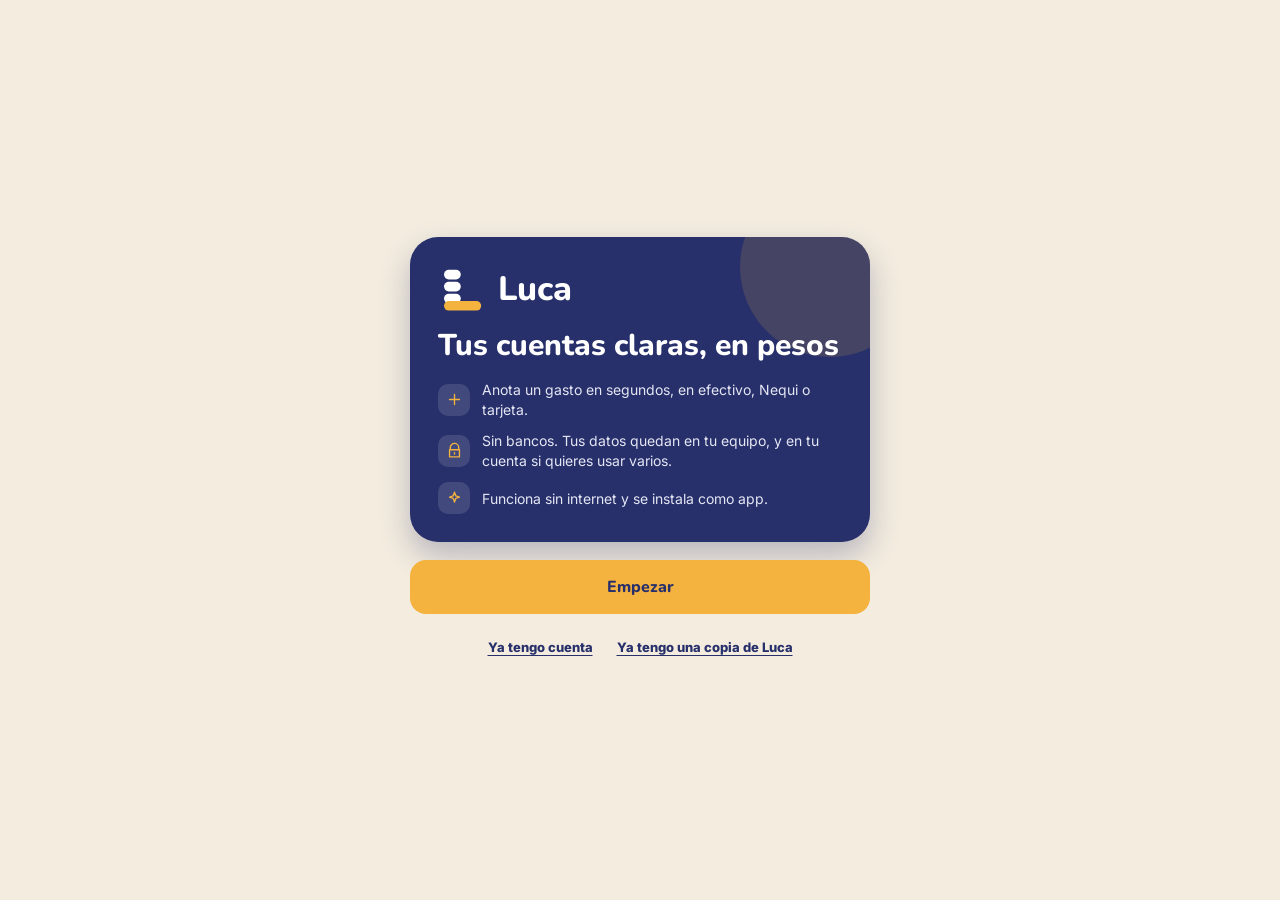
<file: index.html>
<!doctype html>
<html lang="es-CO">
<head>
<meta charset="utf-8">
<meta http-equiv="Content-Security-Policy" content="default-src 'self'; script-src 'self' 'unsafe-inline' https://*.mercadopago.com https://*.mercadolibre.com https://*.mlstatic.com; style-src 'self' 'unsafe-inline' https://*.mercadopago.com https://*.mercadolibre.com https://*.mlstatic.com; font-src 'self' https://*.mercadopago.com https://*.mercadolibre.com https://*.mlstatic.com; img-src 'self' data: blob: https://*.mercadopago.com https://*.mercadolibre.com https://*.mlstatic.com; frame-src https://*.mercadopago.com https://*.mercadolibre.com https://*.mlstatic.com; connect-src 'self' https://identitytoolkit.googleapis.com https://securetoken.googleapis.com https://firestore.googleapis.com https://luca-plus.luca-plus-servidor.workers.dev https://fcmregistrations.googleapis.com https://firebaseinstallations.googleapis.com https://*.mercadopago.com https://*.mercadolibre.com https://*.mlstatic.com; manifest-src 'self'; worker-src 'self'; object-src 'none'; base-uri 'self'; form-action 'none'">
<meta name="referrer" content="no-referrer">
<meta property="og:type" content="website">
<meta property="og:locale" content="es_CO">
<meta property="og:title" content="Luca · Tus cuentas claras">
<meta property="og:description" content="Gastos, presupuestos y metas en pesos colombianos. Gratis, sin registro y funciona sin internet.">
<meta property="og:url" content="https://richi-studio.github.io/luca/">
<meta property="og:image" content="https://richi-studio.github.io/luca/icons/icon-512.png">
<meta name="twitter:card" content="summary">
<meta name="viewport" content="width=device-width, initial-scale=1, viewport-fit=cover">
<title>Luca · Tus cuentas claras</title>
<meta name="description" content="Luca: lleva tus gastos, ingresos, presupuestos y metas en pesos colombianos. Funciona sin conexión y tus datos se quedan en tu equipo.">
<meta name="theme-color" content="#27306B">
<meta name="color-scheme" content="light dark">
<link rel="manifest" href="./manifest.webmanifest">
<link rel="icon" href="./icons/icon.svg" type="image/svg+xml">
<link rel="apple-touch-icon" href="./icons/apple-touch-icon.png">
<meta name="apple-mobile-web-app-capable" content="yes">
<meta name="mobile-web-app-capable" content="yes">
<meta name="apple-mobile-web-app-status-bar-style" content="black-translucent">
<meta name="apple-mobile-web-app-title" content="Luca">
<script>
  // Aplica el tema guardado antes de pintar, para que no parpadee.
  try {
    var t = localStorage.getItem('luca-theme') || 'sistema';
    var dark = t === 'oscuro' || (t === 'sistema' && window.matchMedia('(prefers-color-scheme: dark)').matches);
    document.documentElement.dataset.theme = dark ? 'dark' : 'light';
  } catch (e) { document.documentElement.dataset.theme = 'light'; }
</script>
  <script type="module" crossorigin src="./assets/index-Ceh5EbNT.js"></script>
  <link rel="stylesheet" crossorigin href="./assets/index-Bj4_DFSb.css">
</head>
<body>
<div id="app"></div>
<noscript>Luca necesita JavaScript activado para funcionar.</noscript>
</body>
</html>
</file>
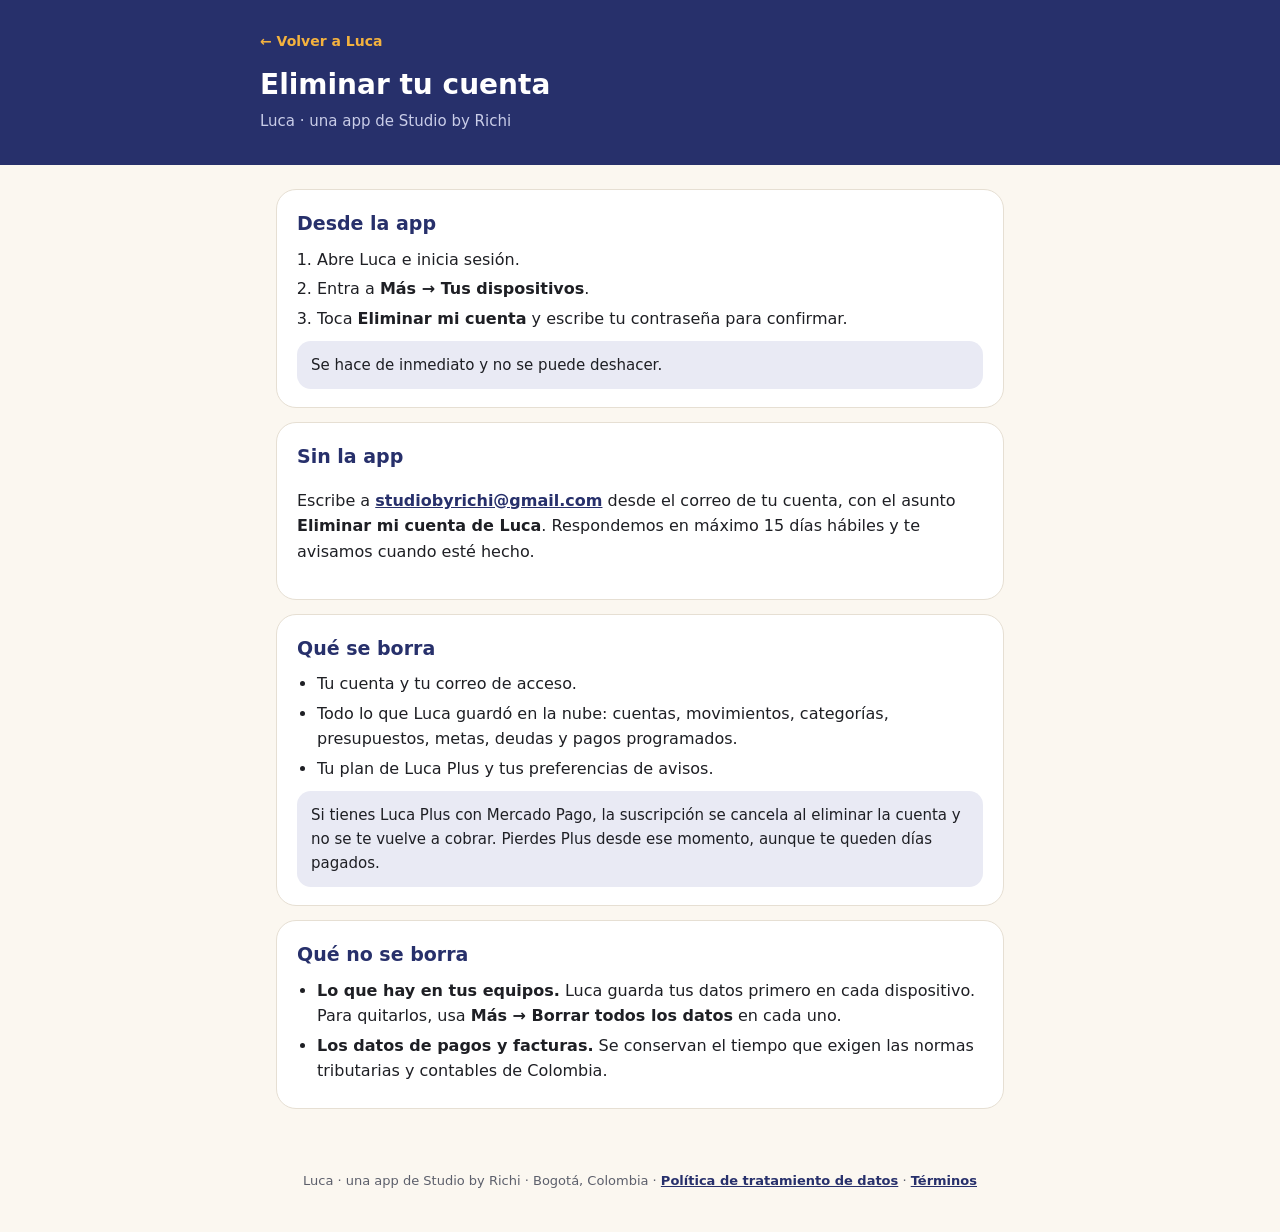
<file: borrar-cuenta.html>
<!doctype html>
<html lang="es-CO">
<head>
<meta charset="utf-8">
<meta name="viewport" content="width=device-width, initial-scale=1">
<meta http-equiv="Content-Security-Policy" content="default-src 'none'; style-src 'unsafe-inline'; img-src 'self'; base-uri 'none'; form-action 'none'">
<meta name="referrer" content="no-referrer">
<title>Eliminar tu cuenta · Luca</title>
<meta name="description" content="Cómo eliminar tu cuenta de Luca y qué datos se borran, desde la app o por correo.">
<link rel="icon" href="icons/icon.svg" type="image/svg+xml">
<style>
:root { color-scheme: light; --bg:#FBF7F0; --surface:#FFFFFF; --line:#E6DFD3; --text:#1E1F24; --text2:#5C5F6B; --heading:#27306B; --accent:#F4B23E; --hero:#27306B; --info-bg:#E9EAF4; --ok-bg:#E3F2EA; }
@media (prefers-color-scheme: dark) { :root { color-scheme: dark; --bg:#121426; --surface:#1B1E36; --line:#30355C; --text:#ECEDF5; --text2:#A9AECB; --heading:#C9CEFF; --hero:#2A3378; --info-bg:#262B57; --ok-bg:rgba(92,211,154,.15); } }
* { box-sizing: border-box; }
body { margin:0; background:var(--bg); color:var(--text); font:16px/1.6 system-ui, -apple-system, 'Segoe UI', Roboto, sans-serif; -webkit-font-smoothing:antialiased; }
header { background:var(--hero); color:#fff; padding:28px 16px 32px; }
.wrap { max-width:760px; margin:0 auto; }
header a.back { color:var(--accent); font-weight:700; text-decoration:none; font-size:14px; }
header h1 { font-size:28px; line-height:1.2; margin:14px 0 8px; font-weight:900; }
header p { margin:0; color:#C9CDE8; font-size:15px; }
main { padding:24px 16px 48px; }
section { background:var(--surface); border:1px solid var(--line); border-radius:20px; padding:18px 20px; margin:0 0 14px; }
h2 { color:var(--heading); font-size:19px; margin:0 0 8px; }
ul, ol { padding-left:20px; margin:6px 0; }
li { margin:4px 0; }
.note { background:var(--info-bg); border-radius:14px; padding:12px 14px; margin:10px 0 0; font-size:15px; }
a { color:var(--heading); font-weight:600; word-break:break-word; }
footer { text-align:center; color:var(--text2); font-size:13px; padding:0 16px 40px; }
</style>
</head>
<body>
<header><div class="wrap">
  <a class="back" href="./">← Volver a Luca</a>
  <h1>Eliminar tu cuenta</h1>
  <p>Luca · una app de Studio by Richi</p>
</div></header>
<main class="wrap">

<section>
  <h2>Desde la app</h2>
  <ol>
    <li>Abre Luca e inicia sesión.</li>
    <li>Entra a <b>Más → Tus dispositivos</b>.</li>
    <li>Toca <b>Eliminar mi cuenta</b> y escribe tu contraseña para confirmar.</li>
  </ol>
  <p class="note">Se hace de inmediato y no se puede deshacer.</p>
</section>

<section>
  <h2>Sin la app</h2>
  <p>Escribe a <a href="mailto:studiobyrichi@gmail.com?subject=Eliminar%20mi%20cuenta%20de%20Luca">studiobyrichi@gmail.com</a> desde el correo de tu cuenta, con el asunto <b>Eliminar mi cuenta de Luca</b>. Respondemos en máximo 15 días hábiles y te avisamos cuando esté hecho.</p>
</section>

<section>
  <h2>Qué se borra</h2>
  <ul>
    <li>Tu cuenta y tu correo de acceso.</li>
    <li>Todo lo que Luca guardó en la nube: cuentas, movimientos, categorías, presupuestos, metas, deudas y pagos programados.</li>
    <li>Tu plan de Luca Plus y tus preferencias de avisos.</li>
  </ul>
  <p class="note">Si tienes Luca Plus con Mercado Pago, la suscripción se cancela al eliminar la cuenta y no se te vuelve a cobrar. Pierdes Plus desde ese momento, aunque te queden días pagados.</p>
</section>

<section>
  <h2>Qué no se borra</h2>
  <ul>
    <li><b>Lo que hay en tus equipos.</b> Luca guarda tus datos primero en cada dispositivo. Para quitarlos, usa <b>Más → Borrar todos los datos</b> en cada uno.</li>
    <li><b>Los datos de pagos y facturas.</b> Se conservan el tiempo que exigen las normas tributarias y contables de Colombia.</li>
  </ul>
</section>

</main>
<footer>Luca · una app de Studio by Richi · Bogotá, Colombia · <a href="privacidad.html">Política de tratamiento de datos</a> · <a href="terminos.html">Términos</a></footer>
</body>
</html>
</file>
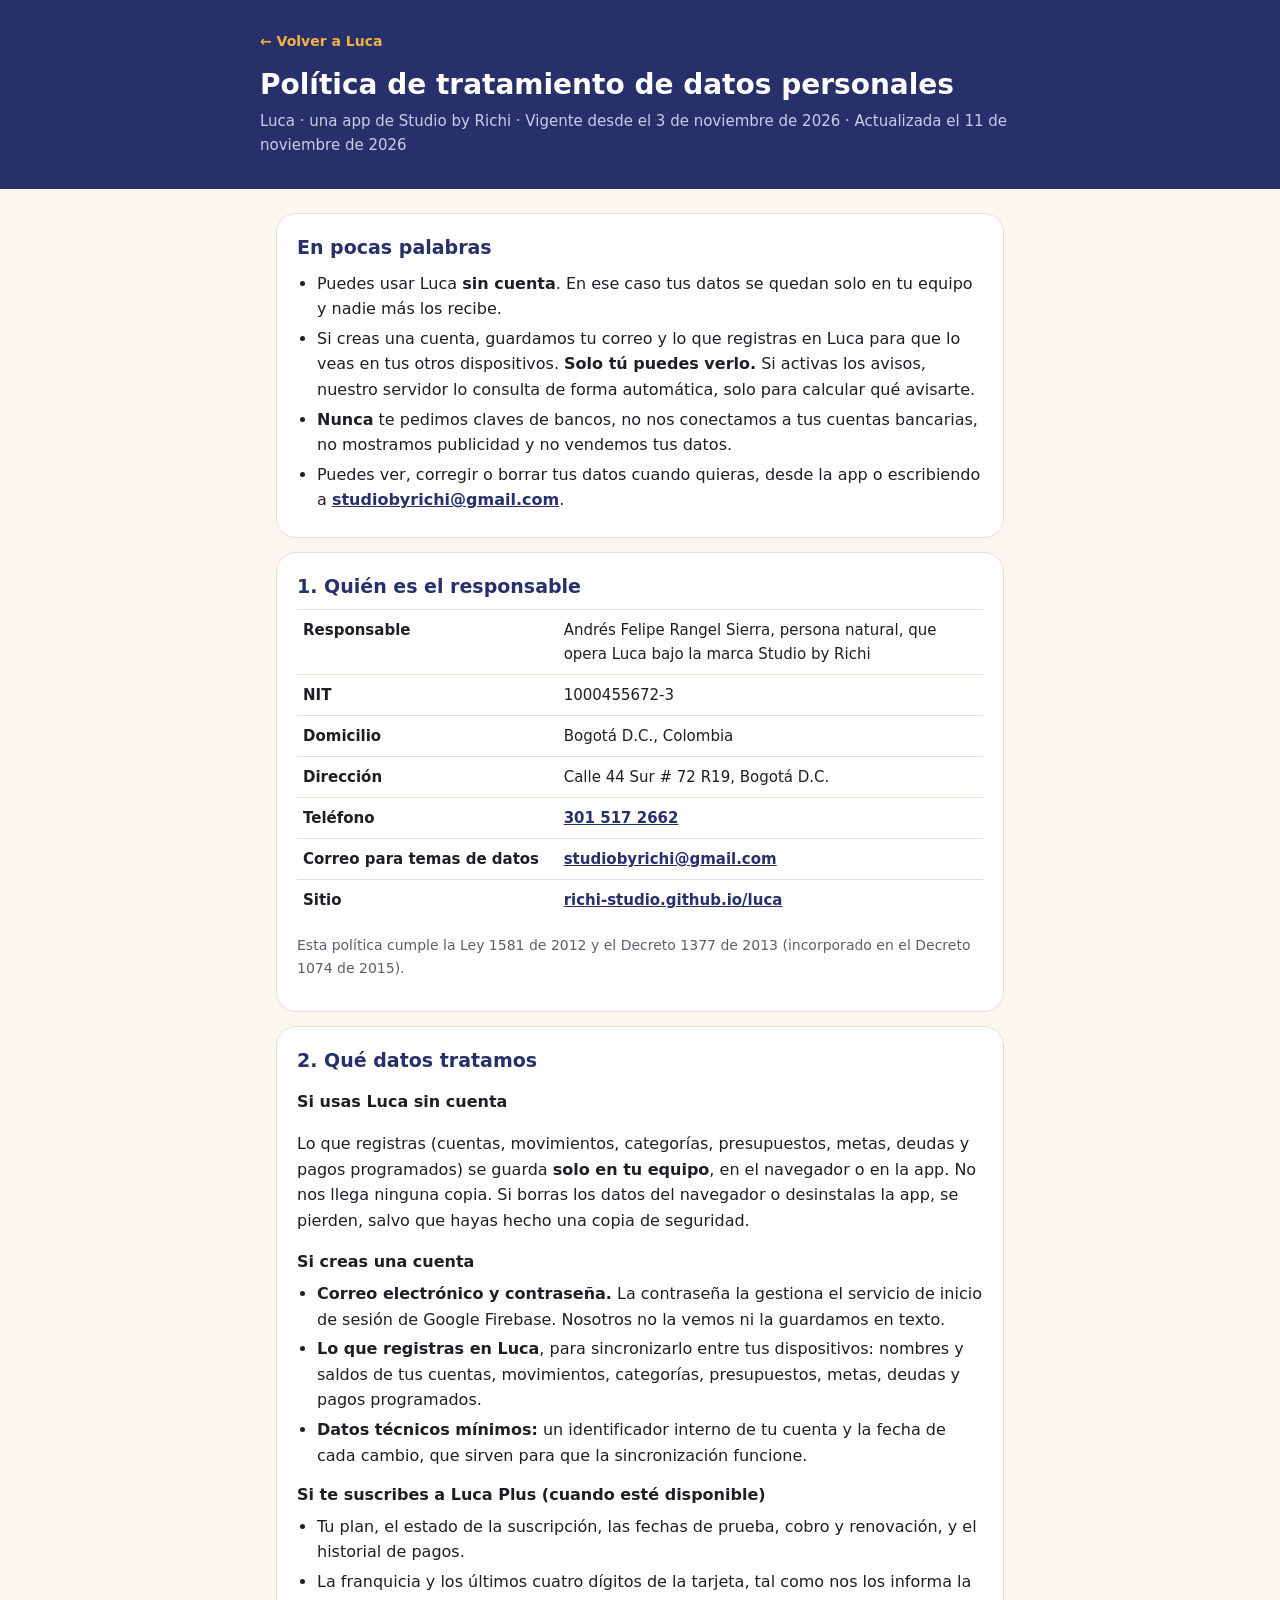
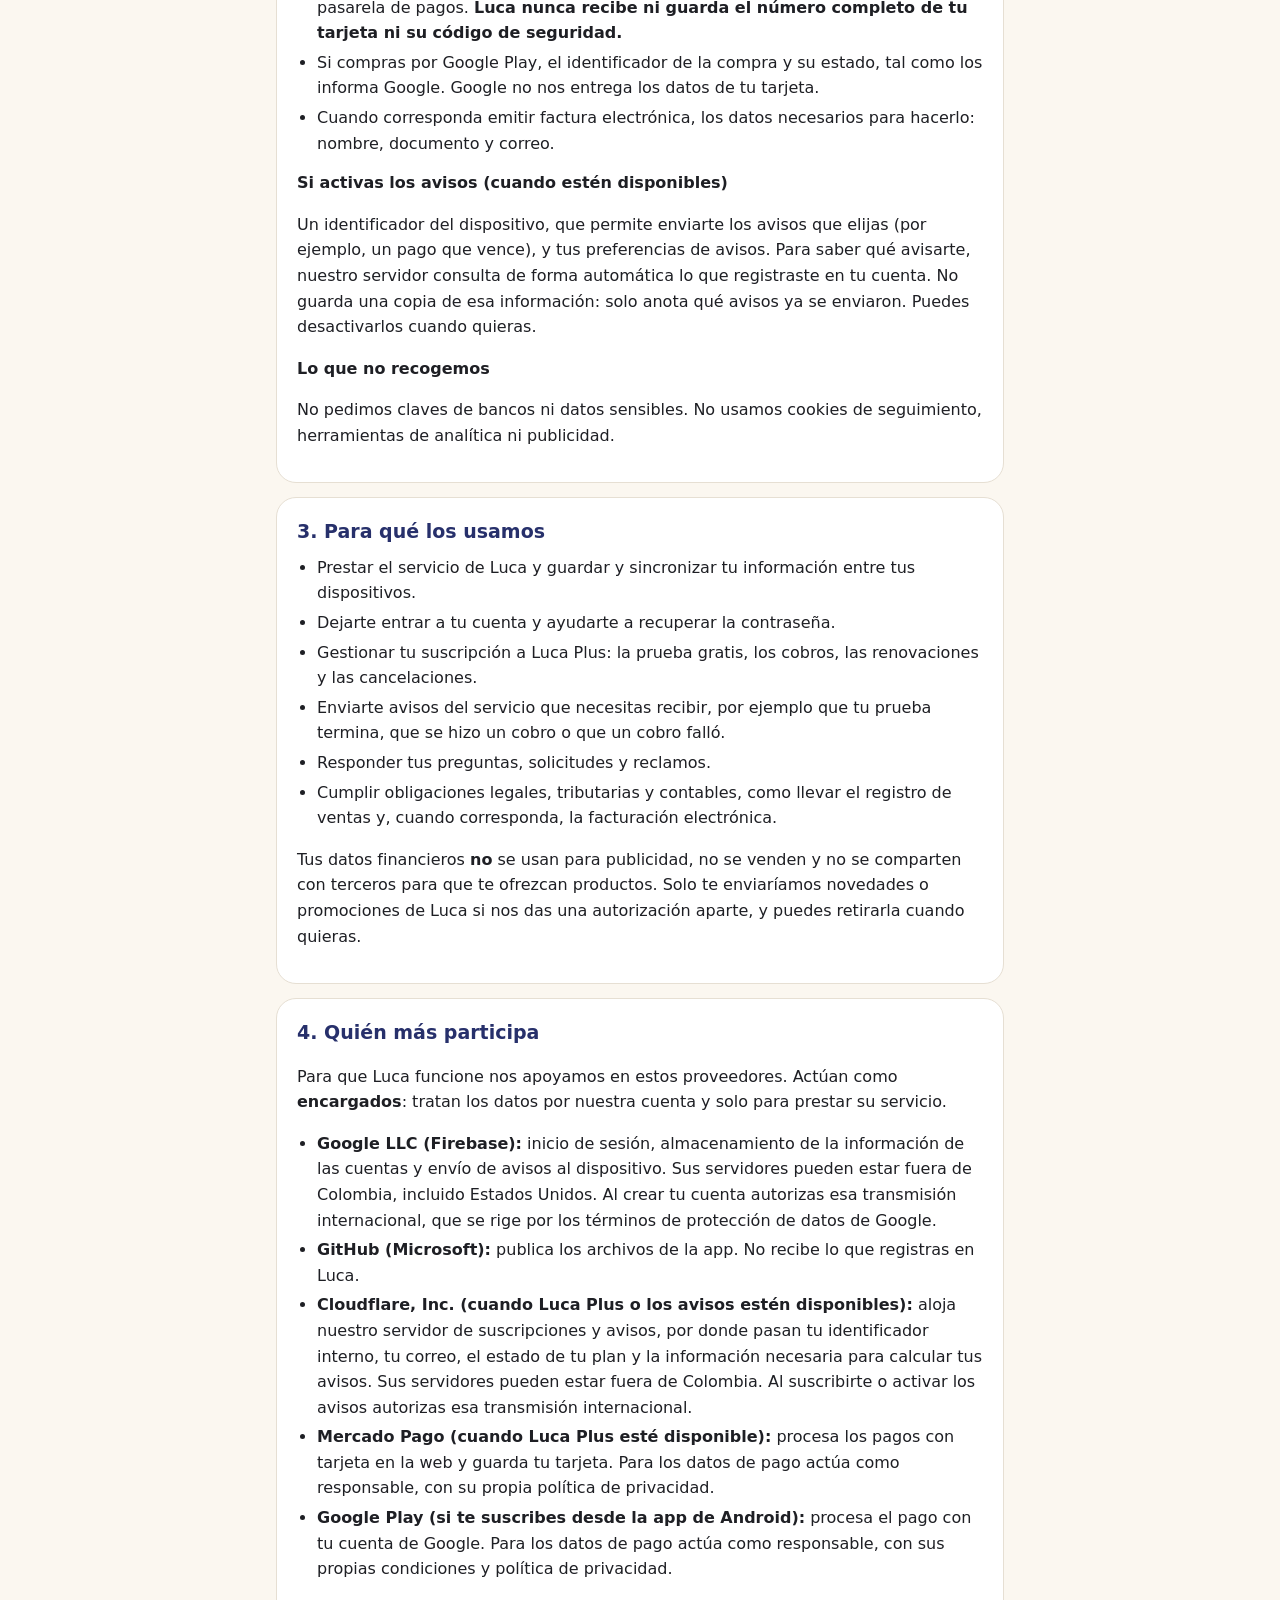
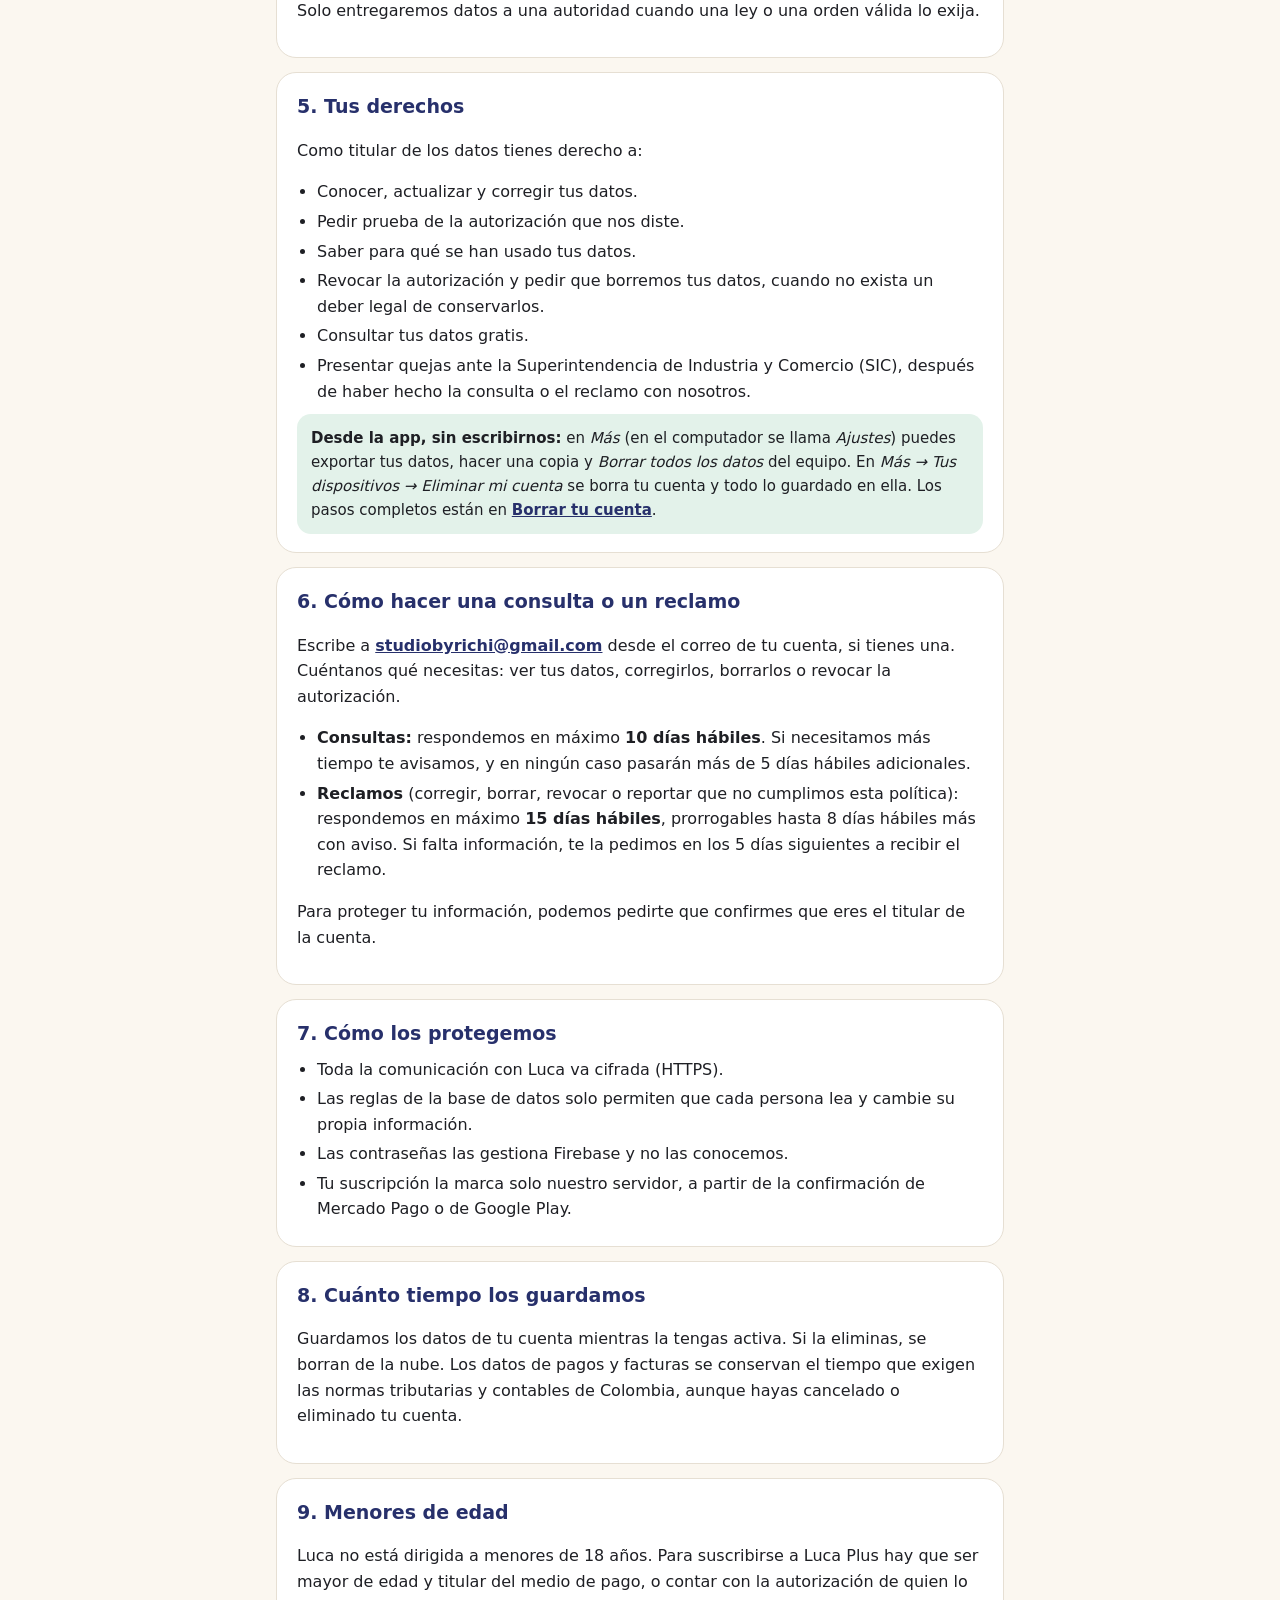
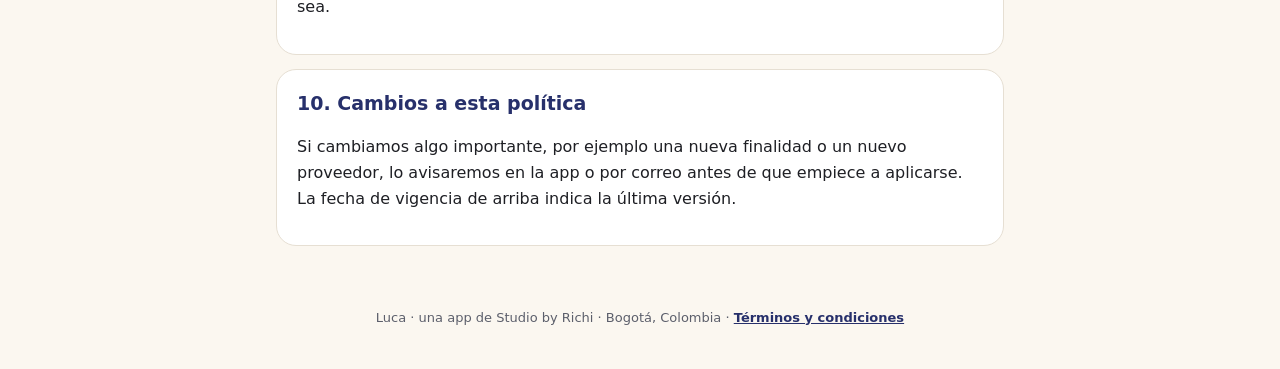
<file: privacidad.html>
<!doctype html>
<html lang="es-CO">
<head>
<meta charset="utf-8">
<meta name="viewport" content="width=device-width, initial-scale=1">
<meta http-equiv="Content-Security-Policy" content="default-src 'none'; style-src 'unsafe-inline'; img-src 'self'; base-uri 'none'; form-action 'none'">
<meta name="referrer" content="no-referrer">
<title>Política de tratamiento de datos · Luca</title>
<meta name="description" content="Cómo Luca, una app de Studio by Richi, trata tus datos personales según la Ley 1581 de 2012.">
<link rel="icon" href="icons/icon.svg" type="image/svg+xml">
<style>
:root { color-scheme: light; --bg:#FBF7F0; --surface:#FFFFFF; --line:#E6DFD3; --text:#1E1F24; --text2:#5C5F6B; --heading:#27306B; --accent:#F4B23E; --hero:#27306B; --info-bg:#E9EAF4; --ok-bg:#E3F2EA; }
@media (prefers-color-scheme: dark) { :root { color-scheme: dark; --bg:#121426; --surface:#1B1E36; --line:#30355C; --text:#ECEDF5; --text2:#A9AECB; --heading:#C9CEFF; --hero:#2A3378; --info-bg:#262B57; --ok-bg:rgba(92,211,154,.15); } }
* { box-sizing: border-box; }
body { margin:0; background:var(--bg); color:var(--text); font:16px/1.6 system-ui, -apple-system, 'Segoe UI', Roboto, sans-serif; -webkit-font-smoothing:antialiased; }
header { background:var(--hero); color:#fff; padding:28px 16px 32px; }
.wrap { max-width:760px; margin:0 auto; }
header a.back { color:var(--accent); font-weight:700; text-decoration:none; font-size:14px; }
header h1 { font-size:28px; line-height:1.2; margin:14px 0 8px; font-weight:900; }
header p { margin:0; color:#C9CDE8; font-size:15px; }
main { padding:24px 16px 48px; }
section { background:var(--surface); border:1px solid var(--line); border-radius:20px; padding:18px 20px; margin:0 0 14px; }
h2 { color:var(--heading); font-size:19px; margin:0 0 8px; }
h3 { font-size:16px; margin:14px 0 4px; }
p, li { color:var(--text); }
ul { padding-left:20px; margin:6px 0; }
li { margin:4px 0; }
.note { background:var(--info-bg); border-radius:14px; padding:12px 14px; margin:10px 0 0; font-size:15px; }
.ok { background:var(--ok-bg); }
.muted { color:var(--text2); font-size:14px; }
a { color:var(--heading); font-weight:600; word-break:break-word; }
table { width:100%; border-collapse:collapse; font-size:15px; }
td { border-top:1px solid var(--line); padding:8px 6px; vertical-align:top; }
td:first-child { font-weight:700; width:38%; }
footer { text-align:center; color:var(--text2); font-size:13px; padding:0 16px 40px; }
</style>
</head>
<body>
<header><div class="wrap">
  <a class="back" href="./">← Volver a Luca</a>
  <h1>Política de tratamiento de datos personales</h1>
  <p>Luca · una app de Studio by Richi · Vigente desde el 3 de noviembre de 2026 · Actualizada el 11 de noviembre de 2026</p>
</div></header>
<main class="wrap">

<section>
  <h2>En pocas palabras</h2>
  <ul>
    <li>Puedes usar Luca <b>sin cuenta</b>. En ese caso tus datos se quedan solo en tu equipo y nadie más los recibe.</li>
    <li>Si creas una cuenta, guardamos tu correo y lo que registras en Luca para que lo veas en tus otros dispositivos. <b>Solo tú puedes verlo.</b> Si activas los avisos, nuestro servidor lo consulta de forma automática, solo para calcular qué avisarte.</li>
    <li><b>Nunca</b> te pedimos claves de bancos, no nos conectamos a tus cuentas bancarias, no mostramos publicidad y no vendemos tus datos.</li>
    <li>Puedes ver, corregir o borrar tus datos cuando quieras, desde la app o escribiendo a <a href="mailto:studiobyrichi@gmail.com">studiobyrichi@gmail.com</a>.</li>
  </ul>
</section>

<section>
  <h2>1. Quién es el responsable</h2>
  <table>
    <tr><td>Responsable</td><td>Andrés Felipe Rangel Sierra, persona natural, que opera Luca bajo la marca Studio by Richi</td></tr>
    <tr><td>NIT</td><td>1000455672-3</td></tr>
    <tr><td>Domicilio</td><td>Bogotá D.C., Colombia</td></tr>
    <tr><td>Dirección</td><td>Calle 44 Sur # 72 R19, Bogotá D.C.</td></tr>
    <tr><td>Teléfono</td><td><a href="tel:+573015172662">301 517 2662</a></td></tr>
    <tr><td>Correo para temas de datos</td><td><a href="mailto:studiobyrichi@gmail.com">studiobyrichi@gmail.com</a></td></tr>
    <tr><td>Sitio</td><td><a href="https://richi-studio.github.io/luca/">richi-studio.github.io/luca</a></td></tr>
  </table>
  <p class="muted">Esta política cumple la Ley 1581 de 2012 y el Decreto 1377 de 2013 (incorporado en el Decreto 1074 de 2015).</p>
</section>

<section>
  <h2>2. Qué datos tratamos</h2>
  <h3>Si usas Luca sin cuenta</h3>
  <p>Lo que registras (cuentas, movimientos, categorías, presupuestos, metas, deudas y pagos programados) se guarda <b>solo en tu equipo</b>, en el navegador o en la app. No nos llega ninguna copia. Si borras los datos del navegador o desinstalas la app, se pierden, salvo que hayas hecho una copia de seguridad.</p>
  <h3>Si creas una cuenta</h3>
  <ul>
    <li><b>Correo electrónico y contraseña.</b> La contraseña la gestiona el servicio de inicio de sesión de Google Firebase. Nosotros no la vemos ni la guardamos en texto.</li>
    <li><b>Lo que registras en Luca</b>, para sincronizarlo entre tus dispositivos: nombres y saldos de tus cuentas, movimientos, categorías, presupuestos, metas, deudas y pagos programados.</li>
    <li><b>Datos técnicos mínimos:</b> un identificador interno de tu cuenta y la fecha de cada cambio, que sirven para que la sincronización funcione.</li>
  </ul>
  <h3>Si te suscribes a Luca Plus (cuando esté disponible)</h3>
  <ul>
    <li>Tu plan, el estado de la suscripción, las fechas de prueba, cobro y renovación, y el historial de pagos.</li>
    <li>La franquicia y los últimos cuatro dígitos de la tarjeta, tal como nos los informa la pasarela de pagos. <b>Luca nunca recibe ni guarda el número completo de tu tarjeta ni su código de seguridad.</b></li>
    <li>Si compras por Google Play, el identificador de la compra y su estado, tal como los informa Google. Google no nos entrega los datos de tu tarjeta.</li>
    <li>Cuando corresponda emitir factura electrónica, los datos necesarios para hacerlo: nombre, documento y correo.</li>
  </ul>
  <h3>Si activas los avisos (cuando estén disponibles)</h3>
  <p>Un identificador del dispositivo, que permite enviarte los avisos que elijas (por ejemplo, un pago que vence), y tus preferencias de avisos. Para saber qué avisarte, nuestro servidor consulta de forma automática lo que registraste en tu cuenta. No guarda una copia de esa información: solo anota qué avisos ya se enviaron. Puedes desactivarlos cuando quieras.</p>
  <h3>Lo que no recogemos</h3>
  <p>No pedimos claves de bancos ni datos sensibles. No usamos cookies de seguimiento, herramientas de analítica ni publicidad.</p>
</section>

<section>
  <h2>3. Para qué los usamos</h2>
  <ul>
    <li>Prestar el servicio de Luca y guardar y sincronizar tu información entre tus dispositivos.</li>
    <li>Dejarte entrar a tu cuenta y ayudarte a recuperar la contraseña.</li>
    <li>Gestionar tu suscripción a Luca Plus: la prueba gratis, los cobros, las renovaciones y las cancelaciones.</li>
    <li>Enviarte avisos del servicio que necesitas recibir, por ejemplo que tu prueba termina, que se hizo un cobro o que un cobro falló.</li>
    <li>Responder tus preguntas, solicitudes y reclamos.</li>
    <li>Cumplir obligaciones legales, tributarias y contables, como llevar el registro de ventas y, cuando corresponda, la facturación electrónica.</li>
  </ul>
  <p>Tus datos financieros <b>no</b> se usan para publicidad, no se venden y no se comparten con terceros para que te ofrezcan productos. Solo te enviaríamos novedades o promociones de Luca si nos das una autorización aparte, y puedes retirarla cuando quieras.</p>
</section>

<section>
  <h2>4. Quién más participa</h2>
  <p>Para que Luca funcione nos apoyamos en estos proveedores. Actúan como <b>encargados</b>: tratan los datos por nuestra cuenta y solo para prestar su servicio.</p>
  <ul>
    <li><b>Google LLC (Firebase):</b> inicio de sesión, almacenamiento de la información de las cuentas y envío de avisos al dispositivo. Sus servidores pueden estar fuera de Colombia, incluido Estados Unidos. Al crear tu cuenta autorizas esa transmisión internacional, que se rige por los términos de protección de datos de Google.</li>
    <li><b>GitHub (Microsoft):</b> publica los archivos de la app. No recibe lo que registras en Luca.</li>
    <li><b>Cloudflare, Inc. (cuando Luca Plus o los avisos estén disponibles):</b> aloja nuestro servidor de suscripciones y avisos, por donde pasan tu identificador interno, tu correo, el estado de tu plan y la información necesaria para calcular tus avisos. Sus servidores pueden estar fuera de Colombia. Al suscribirte o activar los avisos autorizas esa transmisión internacional.</li>
    <li><b>Mercado Pago (cuando Luca Plus esté disponible):</b> procesa los pagos con tarjeta en la web y guarda tu tarjeta. Para los datos de pago actúa como responsable, con su propia política de privacidad.</li>
    <li><b>Google Play (si te suscribes desde la app de Android):</b> procesa el pago con tu cuenta de Google. Para los datos de pago actúa como responsable, con sus propias condiciones y política de privacidad.</li>
  </ul>
  <p>Solo entregaremos datos a una autoridad cuando una ley o una orden válida lo exija.</p>
</section>

<section>
  <h2>5. Tus derechos</h2>
  <p>Como titular de los datos tienes derecho a:</p>
  <ul>
    <li>Conocer, actualizar y corregir tus datos.</li>
    <li>Pedir prueba de la autorización que nos diste.</li>
    <li>Saber para qué se han usado tus datos.</li>
    <li>Revocar la autorización y pedir que borremos tus datos, cuando no exista un deber legal de conservarlos.</li>
    <li>Consultar tus datos gratis.</li>
    <li>Presentar quejas ante la Superintendencia de Industria y Comercio (SIC), después de haber hecho la consulta o el reclamo con nosotros.</li>
  </ul>
  <div class="note ok"><b>Desde la app, sin escribirnos:</b> en <i>Más</i> (en el computador se llama <i>Ajustes</i>) puedes exportar tus datos, hacer una copia y <i>Borrar todos los datos</i> del equipo. En <i>Más → Tus dispositivos → Eliminar mi cuenta</i> se borra tu cuenta y todo lo guardado en ella. Los pasos completos están en <a href="borrar-cuenta.html">Borrar tu cuenta</a>.</div>
</section>

<section>
  <h2>6. Cómo hacer una consulta o un reclamo</h2>
  <p>Escribe a <a href="mailto:studiobyrichi@gmail.com">studiobyrichi@gmail.com</a> desde el correo de tu cuenta, si tienes una. Cuéntanos qué necesitas: ver tus datos, corregirlos, borrarlos o revocar la autorización.</p>
  <ul>
    <li><b>Consultas:</b> respondemos en máximo <b>10 días hábiles</b>. Si necesitamos más tiempo te avisamos, y en ningún caso pasarán más de 5 días hábiles adicionales.</li>
    <li><b>Reclamos</b> (corregir, borrar, revocar o reportar que no cumplimos esta política): respondemos en máximo <b>15 días hábiles</b>, prorrogables hasta 8 días hábiles más con aviso. Si falta información, te la pedimos en los 5 días siguientes a recibir el reclamo.</li>
  </ul>
  <p>Para proteger tu información, podemos pedirte que confirmes que eres el titular de la cuenta.</p>
</section>

<section>
  <h2>7. Cómo los protegemos</h2>
  <ul>
    <li>Toda la comunicación con Luca va cifrada (HTTPS).</li>
    <li>Las reglas de la base de datos solo permiten que cada persona lea y cambie su propia información.</li>
    <li>Las contraseñas las gestiona Firebase y no las conocemos.</li>
    <li>Tu suscripción la marca solo nuestro servidor, a partir de la confirmación de Mercado Pago o de Google Play.</li>
  </ul>
</section>

<section>
  <h2>8. Cuánto tiempo los guardamos</h2>
  <p>Guardamos los datos de tu cuenta mientras la tengas activa. Si la eliminas, se borran de la nube. Los datos de pagos y facturas se conservan el tiempo que exigen las normas tributarias y contables de Colombia, aunque hayas cancelado o eliminado tu cuenta.</p>
</section>

<section>
  <h2>9. Menores de edad</h2>
  <p>Luca no está dirigida a menores de 18 años. Para suscribirse a Luca Plus hay que ser mayor de edad y titular del medio de pago, o contar con la autorización de quien lo sea.</p>
</section>

<section>
  <h2>10. Cambios a esta política</h2>
  <p>Si cambiamos algo importante, por ejemplo una nueva finalidad o un nuevo proveedor, lo avisaremos en la app o por correo antes de que empiece a aplicarse. La fecha de vigencia de arriba indica la última versión.</p>
</section>

</main>
<footer>Luca · una app de Studio by Richi · Bogotá, Colombia · <a href="terminos.html">Términos y condiciones</a></footer>
</body>
</html>
</file>
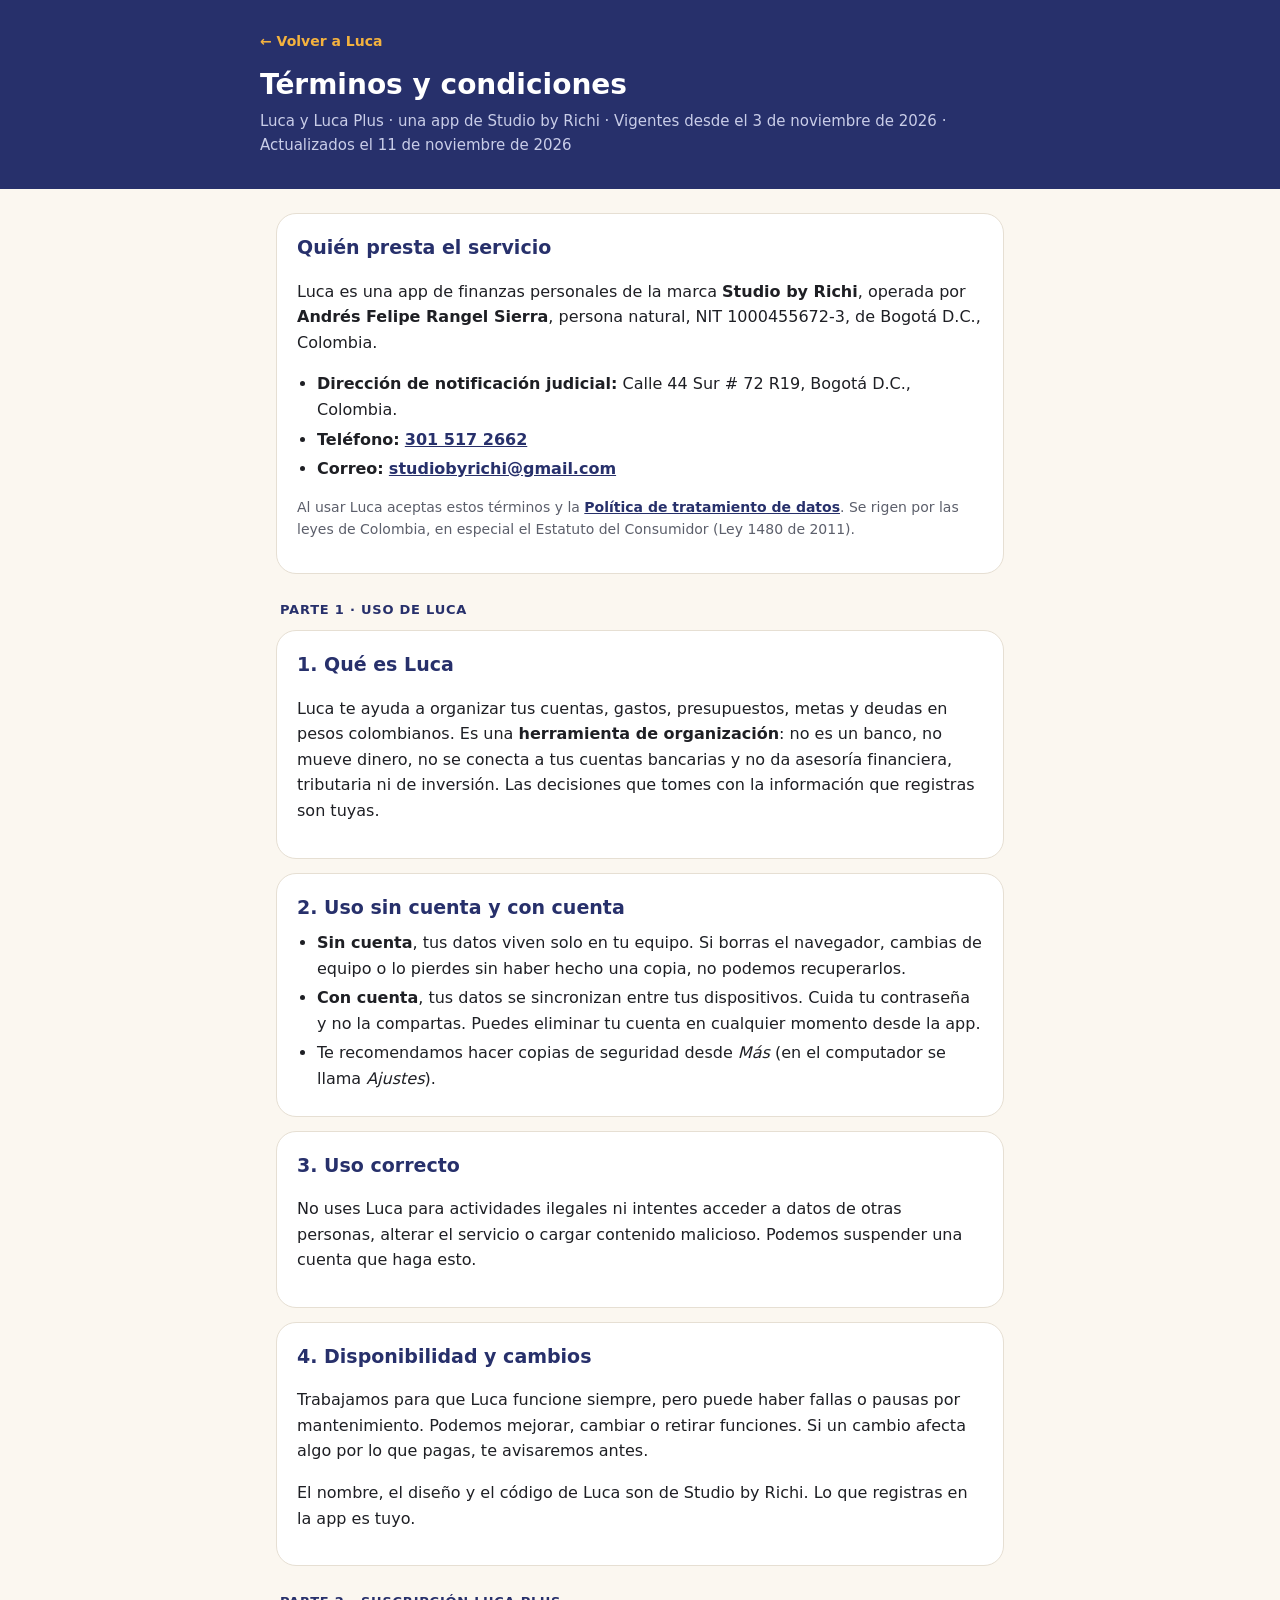
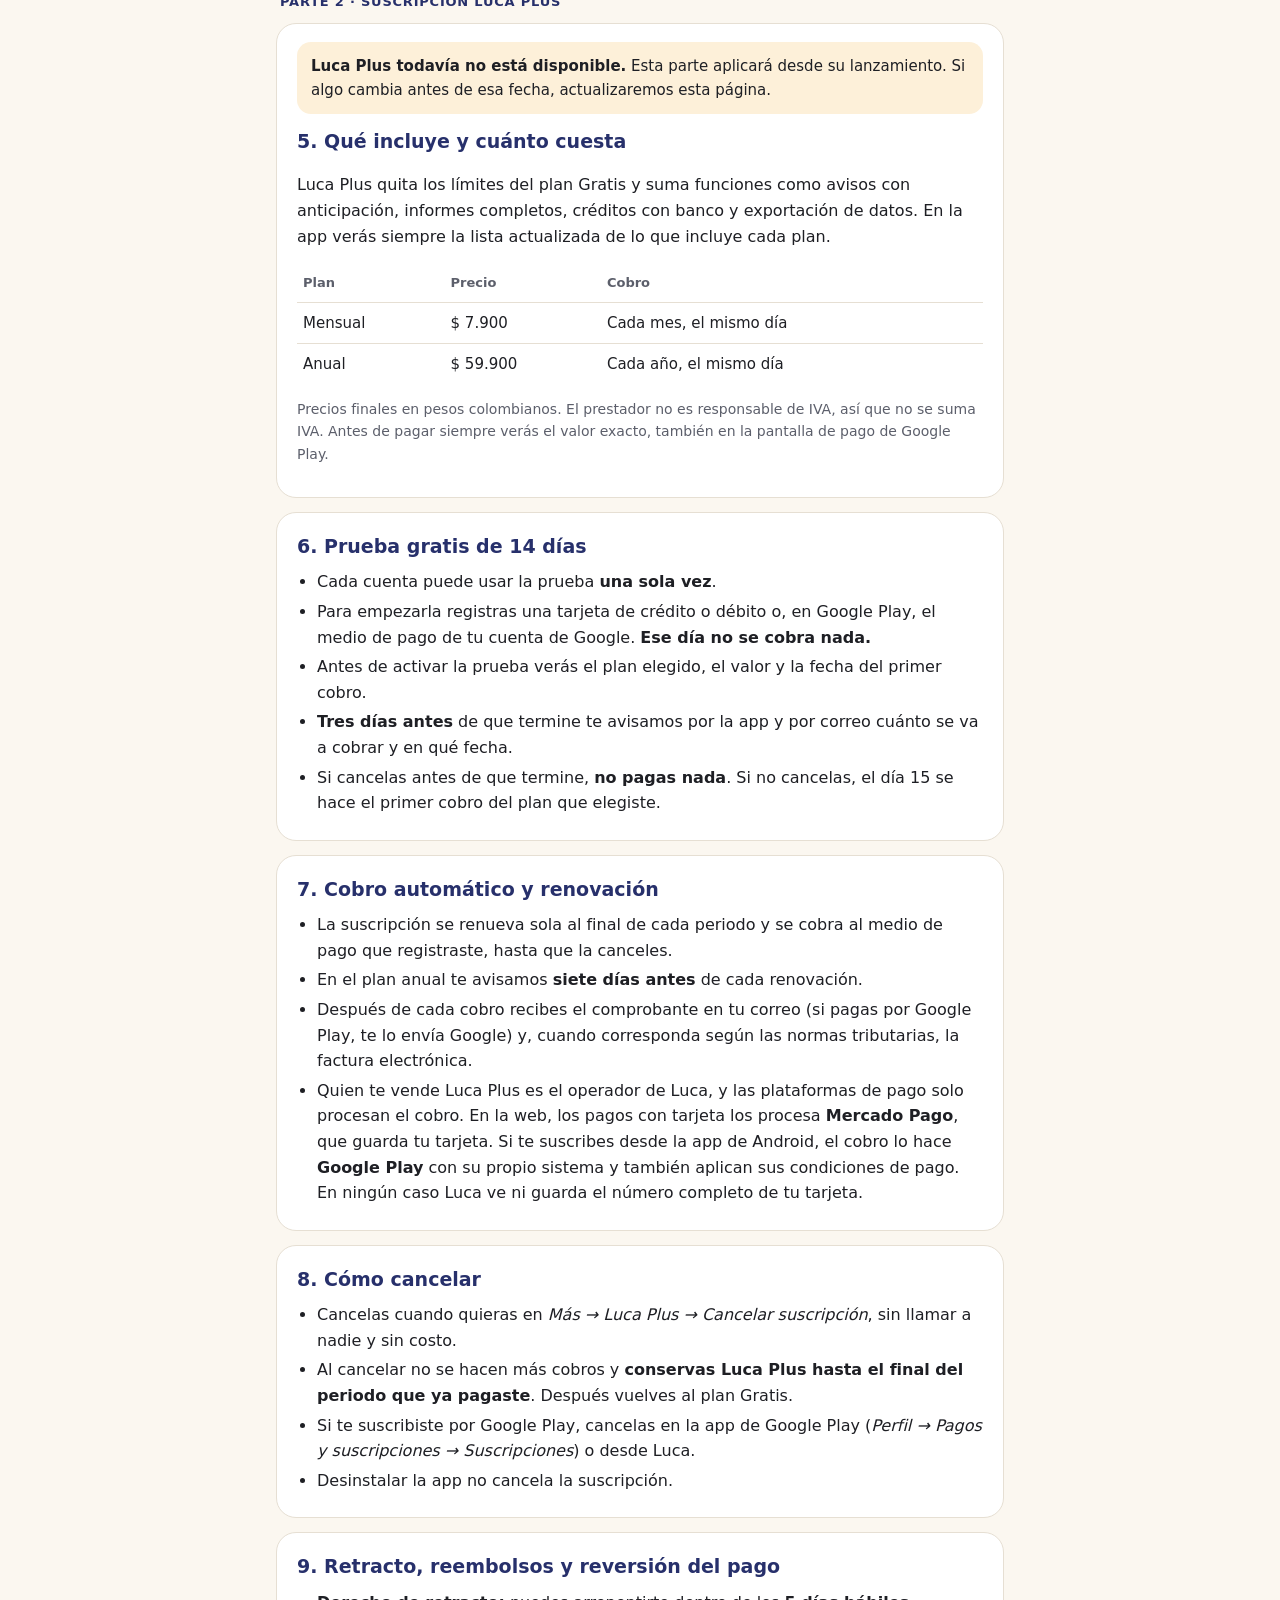
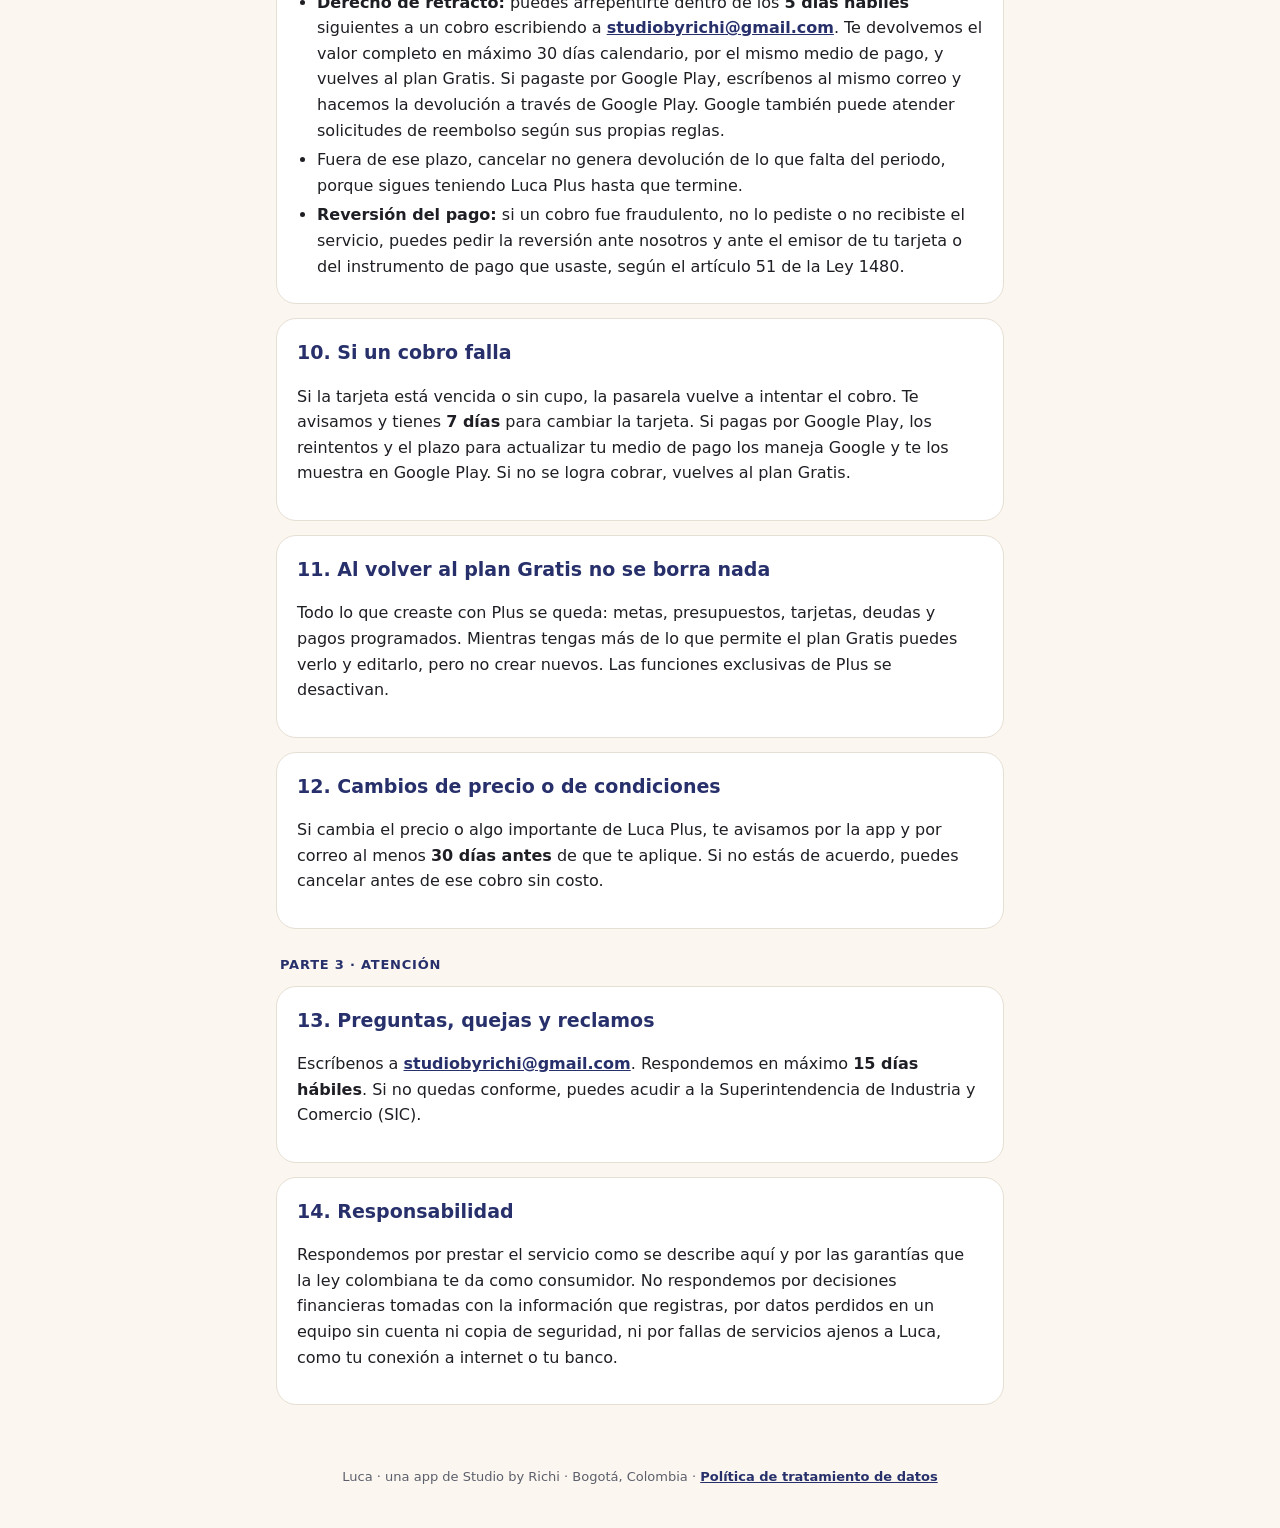
<file: terminos.html>
<!doctype html>
<html lang="es-CO">
<head>
<meta charset="utf-8">
<meta name="viewport" content="width=device-width, initial-scale=1">
<meta http-equiv="Content-Security-Policy" content="default-src 'none'; style-src 'unsafe-inline'; img-src 'self'; base-uri 'none'; form-action 'none'">
<meta name="referrer" content="no-referrer">
<title>Términos y condiciones · Luca</title>
<meta name="description" content="Condiciones de uso de Luca y de la suscripción Luca Plus, una app de Studio by Richi.">
<link rel="icon" href="icons/icon.svg" type="image/svg+xml">
<style>
:root { color-scheme: light; --bg:#FBF7F0; --surface:#FFFFFF; --line:#E6DFD3; --text:#1E1F24; --text2:#5C5F6B; --heading:#27306B; --accent:#F4B23E; --hero:#27306B; --info-bg:#E9EAF4; --ok-bg:#E3F2EA; --warn-bg:#FDF0D9; }
@media (prefers-color-scheme: dark) { :root { color-scheme: dark; --bg:#121426; --surface:#1B1E36; --line:#30355C; --text:#ECEDF5; --text2:#A9AECB; --heading:#C9CEFF; --hero:#2A3378; --info-bg:#262B57; --ok-bg:rgba(92,211,154,.15); --warn-bg:rgba(244,178,62,.15); } }
* { box-sizing: border-box; }
body { margin:0; background:var(--bg); color:var(--text); font:16px/1.6 system-ui, -apple-system, 'Segoe UI', Roboto, sans-serif; -webkit-font-smoothing:antialiased; }
header { background:var(--hero); color:#fff; padding:28px 16px 32px; }
.wrap { max-width:760px; margin:0 auto; }
header a.back { color:var(--accent); font-weight:700; text-decoration:none; font-size:14px; }
header h1 { font-size:28px; line-height:1.2; margin:14px 0 8px; font-weight:900; }
header p { margin:0; color:#C9CDE8; font-size:15px; }
main { padding:24px 16px 48px; }
section { background:var(--surface); border:1px solid var(--line); border-radius:20px; padding:18px 20px; margin:0 0 14px; }
h2 { color:var(--heading); font-size:19px; margin:0 0 8px; }
h3 { font-size:16px; margin:14px 0 4px; }
.part { color:var(--heading); font-size:13px; font-weight:800; letter-spacing:.06em; text-transform:uppercase; margin:26px 4px 10px; }
ul { padding-left:20px; margin:6px 0; }
li { margin:4px 0; }
.note { background:var(--info-bg); border-radius:14px; padding:12px 14px; margin:10px 0 0; font-size:15px; }
.warn { background:var(--warn-bg); }
.muted { color:var(--text2); font-size:14px; }
a { color:var(--heading); font-weight:600; word-break:break-word; }
table { width:100%; border-collapse:collapse; font-size:15px; }
th, td { border-top:1px solid var(--line); padding:8px 6px; text-align:left; vertical-align:top; }
th { color:var(--text2); font-size:13px; font-weight:700; border-top:0; }
.num { white-space:nowrap; font-variant-numeric:tabular-nums; }
footer { text-align:center; color:var(--text2); font-size:13px; padding:0 16px 40px; }
</style>
</head>
<body>
<header><div class="wrap">
  <a class="back" href="./">← Volver a Luca</a>
  <h1>Términos y condiciones</h1>
  <p>Luca y Luca Plus · una app de Studio by Richi · Vigentes desde el 3 de noviembre de 2026 · Actualizados el 11 de noviembre de 2026</p>
</div></header>
<main class="wrap">

<section>
  <h2>Quién presta el servicio</h2>
  <p>Luca es una app de finanzas personales de la marca <b>Studio by Richi</b>, operada por <b>Andrés Felipe Rangel Sierra</b>, persona natural, NIT 1000455672-3, de Bogotá D.C., Colombia.</p>
  <ul>
    <li><b>Dirección de notificación judicial:</b> Calle 44 Sur # 72 R19, Bogotá D.C., Colombia.</li>
    <li><b>Teléfono:</b> <a href="tel:+573015172662">301 517 2662</a></li>
    <li><b>Correo:</b> <a href="mailto:studiobyrichi@gmail.com">studiobyrichi@gmail.com</a></li>
  </ul>
  <p class="muted">Al usar Luca aceptas estos términos y la <a href="privacidad.html">Política de tratamiento de datos</a>. Se rigen por las leyes de Colombia, en especial el Estatuto del Consumidor (Ley 1480 de 2011).</p>
</section>

<p class="part">Parte 1 · Uso de Luca</p>

<section>
  <h2>1. Qué es Luca</h2>
  <p>Luca te ayuda a organizar tus cuentas, gastos, presupuestos, metas y deudas en pesos colombianos. Es una <b>herramienta de organización</b>: no es un banco, no mueve dinero, no se conecta a tus cuentas bancarias y no da asesoría financiera, tributaria ni de inversión. Las decisiones que tomes con la información que registras son tuyas.</p>
</section>

<section>
  <h2>2. Uso sin cuenta y con cuenta</h2>
  <ul>
    <li><b>Sin cuenta</b>, tus datos viven solo en tu equipo. Si borras el navegador, cambias de equipo o lo pierdes sin haber hecho una copia, no podemos recuperarlos.</li>
    <li><b>Con cuenta</b>, tus datos se sincronizan entre tus dispositivos. Cuida tu contraseña y no la compartas. Puedes eliminar tu cuenta en cualquier momento desde la app.</li>
    <li>Te recomendamos hacer copias de seguridad desde <i>Más</i> (en el computador se llama <i>Ajustes</i>).</li>
  </ul>
</section>

<section>
  <h2>3. Uso correcto</h2>
  <p>No uses Luca para actividades ilegales ni intentes acceder a datos de otras personas, alterar el servicio o cargar contenido malicioso. Podemos suspender una cuenta que haga esto.</p>
</section>

<section>
  <h2>4. Disponibilidad y cambios</h2>
  <p>Trabajamos para que Luca funcione siempre, pero puede haber fallas o pausas por mantenimiento. Podemos mejorar, cambiar o retirar funciones. Si un cambio afecta algo por lo que pagas, te avisaremos antes.</p>
  <p>El nombre, el diseño y el código de Luca son de Studio by Richi. Lo que registras en la app es tuyo.</p>
</section>

<p class="part">Parte 2 · Suscripción Luca Plus</p>

<section>
  <div class="note warn" style="margin:0 0 12px"><b>Luca Plus todavía no está disponible.</b> Esta parte aplicará desde su lanzamiento. Si algo cambia antes de esa fecha, actualizaremos esta página.</div>
  <h2>5. Qué incluye y cuánto cuesta</h2>
  <p>Luca Plus quita los límites del plan Gratis y suma funciones como avisos con anticipación, informes completos, créditos con banco y exportación de datos. En la app verás siempre la lista actualizada de lo que incluye cada plan.</p>
  <table>
    <tr><th>Plan</th><th>Precio</th><th>Cobro</th></tr>
    <tr><td>Mensual</td><td class="num">$ 7.900</td><td>Cada mes, el mismo día</td></tr>
    <tr><td>Anual</td><td class="num">$ 59.900</td><td>Cada año, el mismo día</td></tr>
  </table>
  <p class="muted">Precios finales en pesos colombianos. El prestador no es responsable de IVA, así que no se suma IVA. Antes de pagar siempre verás el valor exacto, también en la pantalla de pago de Google Play.</p>
</section>

<section>
  <h2>6. Prueba gratis de 14 días</h2>
  <ul>
    <li>Cada cuenta puede usar la prueba <b>una sola vez</b>.</li>
    <li>Para empezarla registras una tarjeta de crédito o débito o, en Google Play, el medio de pago de tu cuenta de Google. <b>Ese día no se cobra nada.</b></li>
    <li>Antes de activar la prueba verás el plan elegido, el valor y la fecha del primer cobro.</li>
    <li><b>Tres días antes</b> de que termine te avisamos por la app y por correo cuánto se va a cobrar y en qué fecha.</li>
    <li>Si cancelas antes de que termine, <b>no pagas nada</b>. Si no cancelas, el día 15 se hace el primer cobro del plan que elegiste.</li>
  </ul>
</section>

<section>
  <h2>7. Cobro automático y renovación</h2>
  <ul>
    <li>La suscripción se renueva sola al final de cada periodo y se cobra al medio de pago que registraste, hasta que la canceles.</li>
    <li>En el plan anual te avisamos <b>siete días antes</b> de cada renovación.</li>
    <li>Después de cada cobro recibes el comprobante en tu correo (si pagas por Google Play, te lo envía Google) y, cuando corresponda según las normas tributarias, la factura electrónica.</li>
    <li>Quien te vende Luca Plus es el operador de Luca, y las plataformas de pago solo procesan el cobro. En la web, los pagos con tarjeta los procesa <b>Mercado Pago</b>, que guarda tu tarjeta. Si te suscribes desde la app de Android, el cobro lo hace <b>Google Play</b> con su propio sistema y también aplican sus condiciones de pago. En ningún caso Luca ve ni guarda el número completo de tu tarjeta.</li>
  </ul>
</section>

<section>
  <h2>8. Cómo cancelar</h2>
  <ul>
    <li>Cancelas cuando quieras en <i>Más → Luca Plus → Cancelar suscripción</i>, sin llamar a nadie y sin costo.</li>
    <li>Al cancelar no se hacen más cobros y <b>conservas Luca Plus hasta el final del periodo que ya pagaste</b>. Después vuelves al plan Gratis.</li>
    <li>Si te suscribiste por Google Play, cancelas en la app de Google Play (<i>Perfil → Pagos y suscripciones → Suscripciones</i>) o desde Luca.</li>
    <li>Desinstalar la app no cancela la suscripción.</li>
  </ul>
</section>

<section>
  <h2>9. Retracto, reembolsos y reversión del pago</h2>
  <ul>
    <li><b>Derecho de retracto:</b> puedes arrepentirte dentro de los <b>5 días hábiles</b> siguientes a un cobro escribiendo a <a href="mailto:studiobyrichi@gmail.com">studiobyrichi@gmail.com</a>. Te devolvemos el valor completo en máximo 30 días calendario, por el mismo medio de pago, y vuelves al plan Gratis. Si pagaste por Google Play, escríbenos al mismo correo y hacemos la devolución a través de Google Play. Google también puede atender solicitudes de reembolso según sus propias reglas.</li>
    <li>Fuera de ese plazo, cancelar no genera devolución de lo que falta del periodo, porque sigues teniendo Luca Plus hasta que termine.</li>
    <li><b>Reversión del pago:</b> si un cobro fue fraudulento, no lo pediste o no recibiste el servicio, puedes pedir la reversión ante nosotros y ante el emisor de tu tarjeta o del instrumento de pago que usaste, según el artículo 51 de la Ley 1480.</li>
  </ul>
</section>

<section>
  <h2>10. Si un cobro falla</h2>
  <p>Si la tarjeta está vencida o sin cupo, la pasarela vuelve a intentar el cobro. Te avisamos y tienes <b>7 días</b> para cambiar la tarjeta. Si pagas por Google Play, los reintentos y el plazo para actualizar tu medio de pago los maneja Google y te los muestra en Google Play. Si no se logra cobrar, vuelves al plan Gratis.</p>
</section>

<section>
  <h2>11. Al volver al plan Gratis no se borra nada</h2>
  <p>Todo lo que creaste con Plus se queda: metas, presupuestos, tarjetas, deudas y pagos programados. Mientras tengas más de lo que permite el plan Gratis puedes verlo y editarlo, pero no crear nuevos. Las funciones exclusivas de Plus se desactivan.</p>
</section>

<section>
  <h2>12. Cambios de precio o de condiciones</h2>
  <p>Si cambia el precio o algo importante de Luca Plus, te avisamos por la app y por correo al menos <b>30 días antes</b> de que te aplique. Si no estás de acuerdo, puedes cancelar antes de ese cobro sin costo.</p>
</section>

<p class="part">Parte 3 · Atención</p>

<section>
  <h2>13. Preguntas, quejas y reclamos</h2>
  <p>Escríbenos a <a href="mailto:studiobyrichi@gmail.com">studiobyrichi@gmail.com</a>. Respondemos en máximo <b>15 días hábiles</b>. Si no quedas conforme, puedes acudir a la Superintendencia de Industria y Comercio (SIC).</p>
</section>

<section>
  <h2>14. Responsabilidad</h2>
  <p>Respondemos por prestar el servicio como se describe aquí y por las garantías que la ley colombiana te da como consumidor. No respondemos por decisiones financieras tomadas con la información que registras, por datos perdidos en un equipo sin cuenta ni copia de seguridad, ni por fallas de servicios ajenos a Luca, como tu conexión a internet o tu banco.</p>
</section>

</main>
<footer>Luca · una app de Studio by Richi · Bogotá, Colombia · <a href="privacidad.html">Política de tratamiento de datos</a></footer>
</body>
</html>
</file>
<file: assets/index-Bj4_DFSb.css>
@font-face{font-family:Inter;font-style:normal;font-display:swap;font-weight:400;src:url(./inter-cyrillic-ext-400-normal-BQZuk6qB.woff2) format("woff2"),url(./inter-cyrillic-ext-400-normal-DQukG94-.woff) format("woff");unicode-range:U+0460-052F,U+1C80-1C8A,U+20B4,U+2DE0-2DFF,U+A640-A69F,U+FE2E-FE2F}@font-face{font-family:Inter;font-style:normal;font-display:swap;font-weight:400;src:url(./inter-cyrillic-400-normal-obahsSVq.woff2) format("woff2"),url(./inter-cyrillic-400-normal-HOLc17fK.woff) format("woff");unicode-range:U+0301,U+0400-045F,U+0490-0491,U+04B0-04B1,U+2116}@font-face{font-family:Inter;font-style:normal;font-display:swap;font-weight:400;src:url(./inter-greek-ext-400-normal-DGGRlc-M.woff2) format("woff2"),url(./inter-greek-ext-400-normal-KugGGMne.woff) format("woff");unicode-range:U+1F00-1FFF}@font-face{font-family:Inter;font-style:normal;font-display:swap;font-weight:400;src:url(./inter-greek-400-normal-B4URO6DV.woff2) format("woff2"),url(./inter-greek-400-normal-q2sYcFCs.woff) format("woff");unicode-range:U+0370-0377,U+037A-037F,U+0384-038A,U+038C,U+038E-03A1,U+03A3-03FF}@font-face{font-family:Inter;font-style:normal;font-display:swap;font-weight:400;src:url(./inter-vietnamese-400-normal-DMkecbls.woff2) format("woff2"),url(./inter-vietnamese-400-normal-Bbgyi5SW.woff) format("woff");unicode-range:U+0102-0103,U+0110-0111,U+0128-0129,U+0168-0169,U+01A0-01A1,U+01AF-01B0,U+0300-0301,U+0303-0304,U+0308-0309,U+0323,U+0329,U+1EA0-1EF9,U+20AB}@font-face{font-family:Inter;font-style:normal;font-display:swap;font-weight:400;src:url(./inter-latin-ext-400-normal-C1nco2VV.woff2) format("woff2"),url(./inter-latin-ext-400-normal-77YHD8bZ.woff) format("woff");unicode-range:U+0100-02BA,U+02BD-02C5,U+02C7-02CC,U+02CE-02D7,U+02DD-02FF,U+0304,U+0308,U+0329,U+1D00-1DBF,U+1E00-1E9F,U+1EF2-1EFF,U+2020,U+20A0-20AB,U+20AD-20C0,U+2113,U+2C60-2C7F,U+A720-A7FF}@font-face{font-family:Inter;font-style:normal;font-display:swap;font-weight:400;src:url(./inter-latin-400-normal-C38fXH4l.woff2) format("woff2"),url(./inter-latin-400-normal-CyCys3Eg.woff) format("woff");unicode-range:U+0000-00FF,U+0131,U+0152-0153,U+02BB-02BC,U+02C6,U+02DA,U+02DC,U+0304,U+0308,U+0329,U+2000-206F,U+20AC,U+2122,U+2191,U+2193,U+2212,U+2215,U+FEFF,U+FFFD}@font-face{font-family:Inter;font-style:normal;font-display:swap;font-weight:600;src:url(./inter-cyrillic-ext-600-normal-Dfes3d0z.woff2) format("woff2"),url(./inter-cyrillic-ext-600-normal-Bcila6Z-.woff) format("woff");unicode-range:U+0460-052F,U+1C80-1C8A,U+20B4,U+2DE0-2DFF,U+A640-A69F,U+FE2E-FE2F}@font-face{font-family:Inter;font-style:normal;font-display:swap;font-weight:600;src:url(./inter-cyrillic-600-normal-CWCymEST.woff2) format("woff2"),url(./inter-cyrillic-600-normal-4D_pXhcN.woff) format("woff");unicode-range:U+0301,U+0400-045F,U+0490-0491,U+04B0-04B1,U+2116}@font-face{font-family:Inter;font-style:normal;font-display:swap;font-weight:600;src:url(./inter-greek-ext-600-normal-DRtmH8MT.woff2) format("woff2"),url(./inter-greek-ext-600-normal-B8X0CLgF.woff) format("woff");unicode-range:U+1F00-1FFF}@font-face{font-family:Inter;font-style:normal;font-display:swap;font-weight:600;src:url(./inter-greek-600-normal-plRanbMR.woff2) format("woff2"),url(./inter-greek-600-normal-BZpKdvQh.woff) format("woff");unicode-range:U+0370-0377,U+037A-037F,U+0384-038A,U+038C,U+038E-03A1,U+03A3-03FF}@font-face{font-family:Inter;font-style:normal;font-display:swap;font-weight:600;src:url(./inter-vietnamese-600-normal-Cc8MFFhd.woff2) format("woff2"),url(./inter-vietnamese-600-normal-BuLX-rYi.woff) format("woff");unicode-range:U+0102-0103,U+0110-0111,U+0128-0129,U+0168-0169,U+01A0-01A1,U+01AF-01B0,U+0300-0301,U+0303-0304,U+0308-0309,U+0323,U+0329,U+1EA0-1EF9,U+20AB}@font-face{font-family:Inter;font-style:normal;font-display:swap;font-weight:600;src:url(./inter-latin-ext-600-normal-D2bJ5OIk.woff2) format("woff2"),url(./inter-latin-ext-600-normal-CIVaiw4L.woff) format("woff");unicode-range:U+0100-02BA,U+02BD-02C5,U+02C7-02CC,U+02CE-02D7,U+02DD-02FF,U+0304,U+0308,U+0329,U+1D00-1DBF,U+1E00-1E9F,U+1EF2-1EFF,U+2020,U+20A0-20AB,U+20AD-20C0,U+2113,U+2C60-2C7F,U+A720-A7FF}@font-face{font-family:Inter;font-style:normal;font-display:swap;font-weight:600;src:url(./inter-latin-600-normal-LgqL8muc.woff2) format("woff2"),url(./inter-latin-600-normal-CiBQ2DWP.woff) format("woff");unicode-range:U+0000-00FF,U+0131,U+0152-0153,U+02BB-02BC,U+02C6,U+02DA,U+02DC,U+0304,U+0308,U+0329,U+2000-206F,U+20AC,U+2122,U+2191,U+2193,U+2212,U+2215,U+FEFF,U+FFFD}@font-face{font-family:Inter;font-style:normal;font-display:swap;font-weight:700;src:url(./inter-cyrillic-ext-700-normal-BjwYoWNd.woff2) format("woff2"),url(./inter-cyrillic-ext-700-normal-LO58E6JB.woff) format("woff");unicode-range:U+0460-052F,U+1C80-1C8A,U+20B4,U+2DE0-2DFF,U+A640-A69F,U+FE2E-FE2F}@font-face{font-family:Inter;font-style:normal;font-display:swap;font-weight:700;src:url(./inter-cyrillic-700-normal-CjBOestx.woff2) format("woff2"),url(./inter-cyrillic-700-normal-DrXBdSj3.woff) format("woff");unicode-range:U+0301,U+0400-045F,U+0490-0491,U+04B0-04B1,U+2116}@font-face{font-family:Inter;font-style:normal;font-display:swap;font-weight:700;src:url(./inter-greek-ext-700-normal-qfdV9bQt.woff2) format("woff2"),url(./inter-greek-ext-700-normal-BoQ6DsYi.woff) format("woff");unicode-range:U+1F00-1FFF}@font-face{font-family:Inter;font-style:normal;font-display:swap;font-weight:700;src:url(./inter-greek-700-normal-C3JjAnD8.woff2) format("woff2"),url(./inter-greek-700-normal-BUv2fZ6O.woff) format("woff");unicode-range:U+0370-0377,U+037A-037F,U+0384-038A,U+038C,U+038E-03A1,U+03A3-03FF}@font-face{font-family:Inter;font-style:normal;font-display:swap;font-weight:700;src:url(./inter-vietnamese-700-normal-DlLaEgI2.woff2) format("woff2"),url(./inter-vietnamese-700-normal-BZaoP0fm.woff) format("woff");unicode-range:U+0102-0103,U+0110-0111,U+0128-0129,U+0168-0169,U+01A0-01A1,U+01AF-01B0,U+0300-0301,U+0303-0304,U+0308-0309,U+0323,U+0329,U+1EA0-1EF9,U+20AB}@font-face{font-family:Inter;font-style:normal;font-display:swap;font-weight:700;src:url(./inter-latin-ext-700-normal-Ca8adRJv.woff2) format("woff2"),url(./inter-latin-ext-700-normal-TidjK2hL.woff) format("woff");unicode-range:U+0100-02BA,U+02BD-02C5,U+02C7-02CC,U+02CE-02D7,U+02DD-02FF,U+0304,U+0308,U+0329,U+1D00-1DBF,U+1E00-1E9F,U+1EF2-1EFF,U+2020,U+20A0-20AB,U+20AD-20C0,U+2113,U+2C60-2C7F,U+A720-A7FF}@font-face{font-family:Inter;font-style:normal;font-display:swap;font-weight:700;src:url(./inter-latin-700-normal-Yt3aPRUw.woff2) format("woff2"),url(./inter-latin-700-normal-BLAVimhd.woff) format("woff");unicode-range:U+0000-00FF,U+0131,U+0152-0153,U+02BB-02BC,U+02C6,U+02DA,U+02DC,U+0304,U+0308,U+0329,U+2000-206F,U+20AC,U+2122,U+2191,U+2193,U+2212,U+2215,U+FEFF,U+FFFD}@font-face{font-family:Inter;font-style:normal;font-display:swap;font-weight:800;src:url(./inter-cyrillic-ext-800-normal-BZOjs1Xv.woff2) format("woff2"),url(./inter-cyrillic-ext-800-normal-Ca-gJeZY.woff) format("woff");unicode-range:U+0460-052F,U+1C80-1C8A,U+20B4,U+2DE0-2DFF,U+A640-A69F,U+FE2E-FE2F}@font-face{font-family:Inter;font-style:normal;font-display:swap;font-weight:800;src:url(./inter-cyrillic-800-normal-C7MGvYyJ.woff2) format("woff2"),url(./inter-cyrillic-800-normal-CCHyn08d.woff) format("woff");unicode-range:U+0301,U+0400-045F,U+0490-0491,U+04B0-04B1,U+2116}@font-face{font-family:Inter;font-style:normal;font-display:swap;font-weight:800;src:url(./inter-greek-ext-800-normal-B--PVpEC.woff2) format("woff2"),url(./inter-greek-ext-800-normal-DUe57HfS.woff) format("woff");unicode-range:U+1F00-1FFF}@font-face{font-family:Inter;font-style:normal;font-display:swap;font-weight:800;src:url(./inter-greek-800-normal-CLIouy3y.woff2) format("woff2"),url(./inter-greek-800-normal-BU00tryP.woff) format("woff");unicode-range:U+0370-0377,U+037A-037F,U+0384-038A,U+038C,U+038E-03A1,U+03A3-03FF}@font-face{font-family:Inter;font-style:normal;font-display:swap;font-weight:800;src:url(./inter-vietnamese-800-normal-Cm7tD1pz.woff2) format("woff2"),url(./inter-vietnamese-800-normal-DDlpr_Ee.woff) format("woff");unicode-range:U+0102-0103,U+0110-0111,U+0128-0129,U+0168-0169,U+01A0-01A1,U+01AF-01B0,U+0300-0301,U+0303-0304,U+0308-0309,U+0323,U+0329,U+1EA0-1EF9,U+20AB}@font-face{font-family:Inter;font-style:normal;font-display:swap;font-weight:800;src:url(./inter-latin-ext-800-normal-DZJjya6U.woff2) format("woff2"),url(./inter-latin-ext-800-normal-BOMpwxm3.woff) format("woff");unicode-range:U+0100-02BA,U+02BD-02C5,U+02C7-02CC,U+02CE-02D7,U+02DD-02FF,U+0304,U+0308,U+0329,U+1D00-1DBF,U+1E00-1E9F,U+1EF2-1EFF,U+2020,U+20A0-20AB,U+20AD-20C0,U+2113,U+2C60-2C7F,U+A720-A7FF}@font-face{font-family:Inter;font-style:normal;font-display:swap;font-weight:800;src:url(./inter-latin-800-normal-BYj_oED-.woff2) format("woff2"),url(./inter-latin-800-normal-D1mf63XC.woff) format("woff");unicode-range:U+0000-00FF,U+0131,U+0152-0153,U+02BB-02BC,U+02C6,U+02DA,U+02DC,U+0304,U+0308,U+0329,U+2000-206F,U+20AC,U+2122,U+2191,U+2193,U+2212,U+2215,U+FEFF,U+FFFD}@font-face{font-family:Nunito;font-style:normal;font-display:swap;font-weight:800;src:url(./nunito-cyrillic-ext-800-normal-B-cvGohL.woff2) format("woff2"),url(./nunito-cyrillic-ext-800-normal-pjRatrRO.woff) format("woff");unicode-range:U+0460-052F,U+1C80-1C8A,U+20B4,U+2DE0-2DFF,U+A640-A69F,U+FE2E-FE2F}@font-face{font-family:Nunito;font-style:normal;font-display:swap;font-weight:800;src:url(./nunito-cyrillic-800-normal-D3igD7Kl.woff2) format("woff2"),url(./nunito-cyrillic-800-normal-DymMgApb.woff) format("woff");unicode-range:U+0301,U+0400-045F,U+0490-0491,U+04B0-04B1,U+2116}@font-face{font-family:Nunito;font-style:normal;font-display:swap;font-weight:800;src:url(./nunito-vietnamese-800-normal-D_CZYdm9.woff2) format("woff2"),url(./nunito-vietnamese-800-normal-Dz0hZPb5.woff) format("woff");unicode-range:U+0102-0103,U+0110-0111,U+0128-0129,U+0168-0169,U+01A0-01A1,U+01AF-01B0,U+0300-0301,U+0303-0304,U+0308-0309,U+0323,U+0329,U+1EA0-1EF9,U+20AB}@font-face{font-family:Nunito;font-style:normal;font-display:swap;font-weight:800;src:url(./nunito-latin-ext-800-normal-CtU8tJOV.woff2) format("woff2"),url(./nunito-latin-ext-800-normal-CDcxIxx8.woff) format("woff");unicode-range:U+0100-02BA,U+02BD-02C5,U+02C7-02CC,U+02CE-02D7,U+02DD-02FF,U+0304,U+0308,U+0329,U+1D00-1DBF,U+1E00-1E9F,U+1EF2-1EFF,U+2020,U+20A0-20AB,U+20AD-20C0,U+2113,U+2C60-2C7F,U+A720-A7FF}@font-face{font-family:Nunito;font-style:normal;font-display:swap;font-weight:800;src:url(./nunito-latin-800-normal-Dz8SOQK_.woff2) format("woff2"),url(./nunito-latin-800-normal-D-J0wlBY.woff) format("woff");unicode-range:U+0000-00FF,U+0131,U+0152-0153,U+02BB-02BC,U+02C6,U+02DA,U+02DC,U+0304,U+0308,U+0329,U+2000-206F,U+20AC,U+2122,U+2191,U+2193,U+2212,U+2215,U+FEFF,U+FFFD}@font-face{font-family:Nunito;font-style:normal;font-display:swap;font-weight:900;src:url(./nunito-cyrillic-ext-900-normal-BLeVovcl.woff2) format("woff2"),url(./nunito-cyrillic-ext-900-normal-DKFql_-q.woff) format("woff");unicode-range:U+0460-052F,U+1C80-1C8A,U+20B4,U+2DE0-2DFF,U+A640-A69F,U+FE2E-FE2F}@font-face{font-family:Nunito;font-style:normal;font-display:swap;font-weight:900;src:url(./nunito-cyrillic-900-normal-CWPcV0_V.woff2) format("woff2"),url(./nunito-cyrillic-900-normal-Dr1fjxoU.woff) format("woff");unicode-range:U+0301,U+0400-045F,U+0490-0491,U+04B0-04B1,U+2116}@font-face{font-family:Nunito;font-style:normal;font-display:swap;font-weight:900;src:url(./nunito-vietnamese-900-normal-D6LWQAy_.woff2) format("woff2"),url(./nunito-vietnamese-900-normal-WV2-fBew.woff) format("woff");unicode-range:U+0102-0103,U+0110-0111,U+0128-0129,U+0168-0169,U+01A0-01A1,U+01AF-01B0,U+0300-0301,U+0303-0304,U+0308-0309,U+0323,U+0329,U+1EA0-1EF9,U+20AB}@font-face{font-family:Nunito;font-style:normal;font-display:swap;font-weight:900;src:url(./nunito-latin-ext-900-normal-Dllsvgjo.woff2) format("woff2"),url(./nunito-latin-ext-900-normal-CTBZd6bf.woff) format("woff");unicode-range:U+0100-02BA,U+02BD-02C5,U+02C7-02CC,U+02CE-02D7,U+02DD-02FF,U+0304,U+0308,U+0329,U+1D00-1DBF,U+1E00-1E9F,U+1EF2-1EFF,U+2020,U+20A0-20AB,U+20AD-20C0,U+2113,U+2C60-2C7F,U+A720-A7FF}@font-face{font-family:Nunito;font-style:normal;font-display:swap;font-weight:900;src:url(./nunito-latin-900-normal-BVB1fGs6.woff2) format("woff2"),url(./nunito-latin-900-normal-CVn49sIn.woff) format("woff");unicode-range:U+0000-00FF,U+0131,U+0152-0153,U+02BB-02BC,U+02C6,U+02DA,U+02DC,U+0304,U+0308,U+0329,U+2000-206F,U+20AC,U+2122,U+2191,U+2193,U+2212,U+2215,U+FEFF,U+FFFD}:root,:root[data-theme=light]{color-scheme:light;--bg: #FBF7F0;--page: #F3ECDF;--surface: #FFFFFF;--surface2: #FBF7F0;--soft: #F1ECE3;--line: #E6DFD3;--line2: #EFE8DB;--text: #1E1F24;--text2: #5C5F6B;--muted: #8A857C;--heading: #27306B;--primary: #27306B;--primary-ink: #FFFFFF;--accent: #F4B23E;--accent-ink: #27306B;--hero: #27306B;--hero-text: #FFFFFF;--hero-sub: #C9CDE8;--hero-tile: rgba(255,255,255,.09);--hero-in: #9FE3BF;--hero-out: #FFB4A8;--income: #1B7F52;--expense: #C0392B;--transfer: #4A6FA5;--warn: #A15C00;--warn-ink: #8A4B00;--warn-bg: #FDF0D9;--warn-line: #F2D29A;--danger: #B3261E;--danger-bg: #FBE3E0;--danger-line: #F0C2BC;--danger-soft: #FFF6F4;--ok: #1B7F52;--ok-bg: #E3F2EA;--info-bg: #E9EAF4;--info-ink: #27306B;--chip: #EFE8DB;--shadow: 0 6px 20px rgba(39,48,107,.07);--shadow-lg: 0 14px 30px rgba(39,48,107,.28);--scrim: rgba(20,22,44,.46);--toast: #1E1F24;--toast-text: #FFFFFF;--focus: #F4B23E;--glass: rgba(255,255,255,.76);--glass-line: rgba(255,255,255,.7)}:root[data-theme=dark]{color-scheme:dark;--bg: #121426;--page: #0D0F1F;--surface: #1B1E36;--surface2: #23274A;--soft: #2C3155;--line: #30355C;--line2: #2A2E50;--text: #ECEDF5;--text2: #A9AECB;--muted: #7D83A8;--heading: #C9CEFF;--primary: #5A66D8;--primary-ink: #FFFFFF;--accent: #F4B23E;--accent-ink: #1B1F3F;--hero: #2A3378;--hero-text: #FFFFFF;--hero-sub: #C9CDE8;--hero-tile: rgba(255,255,255,.1);--hero-in: #9FE3BF;--hero-out: #FFB4A8;--income: #5CD39A;--expense: #FF8A7A;--transfer: #93B4EE;--warn: #F3B655;--warn-ink: #F6C46E;--warn-bg: rgba(244,178,62,.15);--warn-line: rgba(244,178,62,.45);--danger: #FF8A80;--danger-bg: rgba(255,107,94,.14);--danger-line: rgba(255,138,128,.4);--danger-soft: rgba(255,107,94,.08);--ok: #5CD39A;--ok-bg: rgba(92,211,154,.15);--info-bg: #262B57;--info-ink: #C9CEFF;--chip: #262A4A;--shadow: 0 6px 20px rgba(0,0,0,.25);--shadow-lg: 0 14px 30px rgba(0,0,0,.45);--scrim: rgba(0,0,0,.6);--toast: #F1EEF8;--toast-text: #1B1E36;--focus: #F4B23E;--glass: rgba(27,30,54,.78);--glass-line: rgba(255,255,255,.14)}*{box-sizing:border-box}html{-webkit-text-size-adjust:100%}body{margin:0;background:var(--bg);color:var(--text);font-family:Inter,system-ui,sans-serif;font-size:15px;line-height:1.4;-webkit-font-smoothing:antialiased;transition:background .3s ease,color .3s ease}button,input,select,textarea{font:inherit;color:inherit}button{cursor:pointer}a{color:var(--heading)}:focus-visible{outline:3px solid var(--focus);outline-offset:2px;border-radius:10px}.num{font-variant-numeric:tabular-nums;white-space:nowrap}.nunito,h1,h2,h3{font-family:Nunito,system-ui,sans-serif}h1,h2,h3{margin:0}.sr{position:absolute;width:1px;height:1px;overflow:hidden;clip:rect(0 0 0 0);white-space:nowrap}.muted{color:var(--text2)}.small{font-size:12px}.ic{flex-shrink:0;display:block}.shell{min-height:100vh;min-height:100dvh}.main{padding:0 0 128px}.screen{max-width:640px;margin:0 auto;padding:18px 20px 0;display:flex;flex-direction:column;gap:14px}.screen-head{display:flex;align-items:center;gap:10px}.screen-head h1{font-weight:900;font-size:28px;color:var(--heading);flex:1}.sidebar{display:none}@media(min-width:1024px){body{background:var(--page)}.shell{display:grid;grid-template-columns:264px 1fr;gap:24px;padding:24px;max-width:1480px;margin:0 auto;align-items:start}.main{padding:0 0 96px;min-width:0}.screen{max-width:none;padding:0;gap:20px}.sidebar{display:flex;position:sticky;top:24px;flex-direction:column;gap:22px;background:var(--hero);color:#fff;border-radius:28px;padding:24px}.nav-bottom,.fab-mobile{display:none!important}}.brand{display:flex;align-items:center;gap:12px;color:#fff}.brand span{font-family:Nunito;font-weight:900;font-size:30px}.side-nav{display:flex;flex-direction:column;gap:4px}.side-nav a{position:relative;display:flex;align-items:center;gap:12px;min-height:44px;padding:0 12px;border-radius:14px;color:#c9cde8;text-decoration:none;font-size:15px;font-weight:500;transition:background .25s ease,color .25s ease}.side-nav a:hover{background:#ffffff12;color:#fff}.side-nav a[aria-current=page]{background:#ffffff24;color:#fff;font-weight:700}.side-nav a[aria-current=page]:before{content:"";position:absolute;left:-24px;top:10px;bottom:10px;width:4px;border-radius:0 4px 4px 0;background:var(--accent);animation:growY .4s ease both}.side-card{background:#ffffff14;border-radius:18px;padding:16px;display:flex;flex-direction:column;gap:6px;font-size:13px;color:#c9cde8}.side-card b{color:#fff;font-family:Nunito;font-size:16px}.nav-bottom{position:fixed;z-index:30;left:0;right:0;bottom:0;height:calc(76px + env(safe-area-inset-bottom));padding:8px 6px env(safe-area-inset-bottom);background:var(--surface);border-top:1px solid var(--line2);display:flex;justify-content:space-around;align-items:flex-start}.nav-bottom a{display:flex;flex-direction:column;align-items:center;gap:3px;min-width:62px;min-height:48px;color:var(--text2);text-decoration:none;font-size:11px;font-weight:600}.nav-bottom a[aria-current=page]{color:var(--heading);font-weight:800}.nav-bottom a[aria-current=page] .ic{animation:pop .5s cubic-bezier(.2,.9,.3,1.5) both}.nav-bottom a[aria-current=page]:after{content:"";width:18px;height:4px;border-radius:99px;background:var(--accent);animation:growX .35s .15s ease both}.nav-gap{min-width:76px}.fab{position:fixed;z-index:35;width:72px;height:72px;border-radius:50%;border:6px solid var(--bg);background:var(--accent);color:var(--accent-ink);display:flex;align-items:center;justify-content:center;box-shadow:var(--shadow-lg);transition:transform .3s cubic-bezier(.2,.9,.3,1.3)}.fab:active{transform:scale(.92)}.fab-mobile{left:50%;margin-left:-36px;bottom:calc(30px + env(safe-area-inset-bottom))}.fab-desk{display:none;right:32px;bottom:32px;border:none;width:64px;height:64px}@media(min-width:1024px){.fab-desk{display:flex}}.fab.open{transform:rotate(45deg) scale(.9)}.card{background:var(--surface);border-radius:24px;padding:20px;box-shadow:var(--shadow);display:flex;flex-direction:column;gap:14px;min-width:0}.card h2{font-size:18px;font-weight:800}.card-head{display:flex;justify-content:space-between;align-items:baseline;gap:8px;flex-wrap:wrap}.hero{position:relative;overflow:hidden;background:var(--hero);color:var(--hero-text);border-radius:28px;padding:22px;box-shadow:var(--shadow-lg);display:flex;flex-direction:column;gap:14px}.hero>*{position:relative}.hero .blob{position:absolute;right:-50px;top:-60px;width:180px;height:180px;border-radius:50%;background:var(--accent);opacity:.15;animation:breathe 8s ease-in-out infinite}.hero .cap{font-size:13px;color:var(--hero-sub)}.hero .big{font-family:Nunito;font-weight:900;font-size:38px;letter-spacing:-.5px}.tiles{display:flex;gap:10px;flex-wrap:wrap}.tile{flex:1 1 120px;background:var(--hero-tile);border-radius:16px;padding:10px 12px;display:flex;flex-direction:column;gap:2px;min-width:0}.hero>.tile{flex:none}.tile .k{font-size:12px;color:var(--hero-sub)}.tile .v{font-weight:800;font-size:16px}.tile.accent{background:var(--accent);color:var(--accent-ink)}.tile.accent .k{color:var(--accent-ink)}.itile{width:40px;height:40px;border-radius:13px;display:flex;align-items:center;justify-content:center;flex-shrink:0;color:var(--text)}.itile.sm{width:32px;height:32px;border-radius:10px}.itile.lg{width:50px;height:50px;border-radius:16px}.pill{display:inline-flex;align-items:center;gap:6px;font-size:12px;font-weight:800;padding:4px 10px;border-radius:999px;white-space:nowrap}.pill.ok{color:var(--ok);background:var(--ok-bg)}.pill.warn{color:var(--warn-ink);background:var(--warn-bg)}.pill.danger{color:var(--danger);background:var(--danger-bg)}.pill.info{color:var(--info-ink);background:var(--info-bg)}.pill.soft{color:var(--text2);background:var(--soft)}.pill.wrap{white-space:normal;border-radius:12px;max-width:100%;line-height:1.3}.bar{position:relative;height:8px;border-radius:99px;background:var(--soft)}.bar>i{display:block;height:100%;border-radius:99px;background:var(--primary);transform-origin:left;animation:fillX .9s cubic-bezier(.2,.8,.2,1) both}.bar .today{position:absolute;top:-4px;bottom:-4px;width:2px;margin-left:-1px;border-radius:2px;background:var(--text);opacity:.55}.hero .bar{background:#ffffff29}.hero .bar>i{background:var(--accent)}.hero .bar .today{background:#fff;opacity:1}.empty{display:flex;flex-direction:column;align-items:center;text-align:center;gap:8px;padding:22px 10px;color:var(--text2)}.empty .itile{width:56px;height:56px;border-radius:18px;background:var(--info-bg);color:var(--info-ink)}.note{display:flex;gap:10px;align-items:flex-start;background:var(--info-bg);color:var(--info-ink);border-radius:16px;padding:12px 14px;font-size:12.5px;line-height:1.45}.alert-banner{display:flex;align-items:center;gap:12px;padding:12px 14px;border-radius:18px;background:var(--danger-bg);border:1px solid var(--danger-line);color:var(--text);text-decoration:none;text-align:left;width:100%}.alert-banner .dot{width:36px;height:36px;border-radius:50%;background:var(--danger);color:var(--surface);display:flex;align-items:center;justify-content:center;flex-shrink:0;animation:pulse 2s ease-in-out infinite}.alert-banner b{color:var(--danger)}.rows{display:flex;flex-direction:column}.row{display:flex;align-items:center;gap:12px;width:100%;padding:10px 6px;border:none;background:transparent;text-align:left;border-radius:14px;color:var(--text);transition:background .2s ease}.rows>.row+.row{border-top:1px solid var(--line2);border-radius:0}@media(min-width:1024px){.rows.rows-2{display:grid;grid-template-columns:1fr 1fr;column-gap:28px}.rows.rows-2>.row:nth-child(2){border-top:0}}button.row:hover{background:var(--surface2)}.row .grow{flex:1;min-width:0;display:flex;flex-direction:column}.row .t{font-size:14px;font-weight:600;overflow:hidden;text-overflow:ellipsis;white-space:nowrap}.row .s{font-size:12px;color:var(--text2);overflow:hidden;text-overflow:ellipsis;white-space:nowrap}.row .amt{font-size:14px;font-weight:800}.amt.gasto{color:var(--expense)}.amt.ingreso{color:var(--income)}.amt.transferencia{color:var(--transfer)}.amt.ajuste{color:var(--text2)}.amt.deuda{color:var(--transfer)}.debt-tabs{display:grid;grid-template-columns:repeat(2,minmax(0,1fr));gap:4px;padding:4px;border-radius:18px;background:var(--surface);box-shadow:var(--shadow)}.debt-tabs button{min-height:56px;border:none;border-radius:14px;background:transparent;color:var(--text2);display:flex;flex-direction:column;align-items:center;justify-content:center;gap:1px;transition:background .25s ease,color .25s ease}.debt-tabs button span{font-size:12px;font-weight:700}.debt-tabs button b{font-size:16px;font-family:Nunito;font-weight:900;color:var(--text)}.debt-tabs button[aria-selected=true]{background:var(--primary);color:var(--primary-ink)}.debt-tabs button[aria-selected=true] b{color:var(--primary-ink)}a.row{text-decoration:none;color:inherit}.quick{display:grid;grid-template-columns:repeat(3,minmax(0,1fr));gap:10px}.quick-btn{display:flex;flex-direction:column;align-items:center;gap:8px;padding:12px 6px;border:none;border-radius:18px;background:var(--surface);color:var(--text);box-shadow:var(--shadow);text-align:center;min-height:92px;transition:transform .15s ease}.quick-btn:active{transform:scale(.96)}.quick-btn .q-txt{display:flex;flex-direction:column;gap:1px;min-width:0}.quick-btn .q-txt b{font-size:13px;line-height:1.2}.quick-btn .q-txt span{display:none;font-size:12px;color:var(--text2)}@media(min-width:1024px){.quick-btn{flex-direction:row;text-align:left;padding:12px 14px;min-height:0;gap:12px}.quick-btn .q-txt span{display:block}}.debt-card{text-align:left;border:none;padding:14px;gap:10px;color:inherit;text-decoration:none}.debt-av{border-radius:50%;display:inline-flex;align-items:center;justify-content:center;font-family:Nunito;font-weight:900;flex-shrink:0}.group-title{font-size:12px;font-weight:800;letter-spacing:.6px;text-transform:uppercase;color:var(--text2);margin:0;padding:0 4px;font-family:Inter}.form-2{display:grid;grid-template-columns:repeat(2,minmax(0,1fr));gap:10px}.form-2 .seg{min-height:48px}.facts{display:grid;grid-template-columns:repeat(2,minmax(0,1fr));gap:8px}.fact{background:var(--surface2);border-radius:14px;padding:10px 12px;display:flex;flex-direction:column;gap:2px;min-width:0}.fact span{color:var(--text2)}.fact b{font-size:14px;overflow-wrap:anywhere}.sched-row{display:grid;grid-template-columns:1.1fr 1fr 1fr 1.1fr;gap:6px;font-size:12.5px;padding:7px 0;border-top:1px solid var(--line2)}.sched-row>:last-child{text-align:right}.sched-row.head{font-size:11px;font-weight:800;color:var(--text2);border-top:none}.owed-chip{display:flex;align-items:center;gap:12px;background:var(--ok-bg);border-radius:16px;padding:10px 12px;text-decoration:none;color:var(--text)}.row-new{animation:rowNew 1.8s cubic-bezier(.2,.8,.2,1) both}.day-head{display:flex;justify-content:space-between;align-items:baseline;padding:14px 6px 4px;font-size:13px;font-weight:800;color:var(--heading)}.day-head span:last-child{color:var(--text2);font-weight:700;font-size:12px}.btn{display:inline-flex;align-items:center;justify-content:center;gap:8px;min-height:48px;padding:0 18px;border-radius:14px;border:1px solid transparent;font-weight:800;font-size:14px;text-decoration:none;transition:transform .15s ease,opacity .2s ease,background .2s ease}.btn:active{transform:scale(.97)}.btn[aria-disabled=true]{opacity:.45}.btn-primary{background:var(--primary);color:var(--primary-ink)}.btn-accent{background:var(--accent);color:var(--accent-ink)}.btn-ghost{background:var(--surface);color:var(--heading);border-color:var(--line)}.btn-danger{background:var(--danger-bg);color:var(--danger);border-color:var(--danger-line)}.btn-block{width:100%}.btn-lg{min-height:54px;font-size:16px;font-family:Nunito;border-radius:16px}.btn-sm{min-height:38px;padding:0 12px;font-size:13px;border-radius:12px}.icon-btn{width:44px;height:44px;border-radius:14px;border:1px solid var(--line);background:var(--surface);color:var(--heading);display:flex;align-items:center;justify-content:center;padding:0;flex-shrink:0;transition:transform .15s ease}.icon-btn:active{transform:scale(.92)}.link-btn{border:none;background:none;color:var(--heading);font-weight:800;font-size:13px;padding:6px 2px;text-decoration:underline;text-underline-offset:3px}.devices{display:flex;align-items:center;justify-content:center;gap:8px;padding:4px 0}.devices .dash{width:34px;height:2px;background:repeating-linear-gradient(90deg,var(--line) 0 5px,transparent 5px 9px);background-size:18px 2px;animation:flow 1.2s linear infinite}.pw{position:relative}.pw .input{padding-right:52px}.pw-eye{position:absolute;right:4px;top:50%;transform:translateY(-50%);width:44px;height:40px;border:none;background:none;color:var(--text2);display:flex;align-items:center;justify-content:center;border-radius:12px}.spin{display:inline-flex;animation:spin 1s linear infinite}.choice{display:flex;align-items:center;gap:12px;width:100%;text-align:left;padding:12px 14px;border-radius:16px;border:2px solid var(--line);background:var(--surface);color:var(--text);transition:border-color .2s ease,background .2s ease}.choice.on{border-color:var(--primary);background:var(--soft)}.choice .grow{display:flex;flex-direction:column;gap:3px;flex:1;min-width:0}.choice b{font-size:14px;display:flex;align-items:center;flex-wrap:wrap;gap:4px}.choice .radio{width:22px;height:22px;border-radius:50%;border:2px solid var(--line);flex-shrink:0;transition:border .2s ease}.choice.on .radio{border:7px solid var(--primary)}.btn-pair{display:grid;grid-template-columns:1fr 1fr;gap:8px}.btn-pair .btn{padding:0 10px;white-space:nowrap}.avatar{width:44px;height:44px;border-radius:50%;background:var(--primary);color:var(--accent);display:flex;align-items:center;justify-content:center;font-family:Nunito;font-weight:900;font-size:20px;flex-shrink:0}.side-sync{display:flex;align-items:center;gap:6px}.side-sync i{width:8px;height:8px;border-radius:50%;background:#5fd39a;flex-shrink:0}.side-sync i.warn{background:var(--accent)}.side-sync i.syncing{animation:blink 1s ease-in-out infinite}.field{display:flex;flex-direction:column;gap:6px}.field>span{font-size:13px;font-weight:700}.input{min-height:48px;width:100%;border:2px solid var(--line);border-radius:14px;padding:0 14px;background:var(--surface);color:var(--text);transition:border-color .2s ease}.input:focus{outline:none;border-color:var(--primary)}.input.ok{border-color:var(--ok)}.input.bad{border-color:var(--warn-line)}.money-input{display:flex;align-items:center;gap:6px;min-height:54px;border:2px solid var(--primary);border-radius:16px;padding:0 14px;background:var(--surface)}.money-input b{font-family:Nunito;font-size:22px;font-weight:900;white-space:nowrap}.money-input input{flex:1;min-width:0;border:none;outline:none;background:transparent;font-family:Nunito;font-size:22px;font-weight:900}select.input{appearance:none}.chips{display:flex;gap:8px;overflow-x:auto;scrollbar-width:none;padding:2px}.chips.wrap{flex-wrap:wrap;overflow:visible}.chip{flex-shrink:0;display:inline-flex;align-items:center;gap:6px;min-height:38px;padding:0 14px;border-radius:999px;border:1px solid var(--line);background:var(--surface);color:var(--text);font-size:13px;font-weight:700;white-space:nowrap;transition:background .2s ease,border-color .2s ease,color .2s ease,transform .15s ease}.chip:active{transform:scale(.95)}.chip[aria-pressed=true]{background:var(--primary);border-color:var(--primary);color:var(--primary-ink)}.chip.accent[aria-pressed=true]{background:var(--accent);border-color:var(--accent);color:var(--accent-ink)}.chip .dot{width:26px;height:26px;border-radius:50%;display:flex;align-items:center;justify-content:center;margin-left:-10px}.switch{position:relative;width:52px;height:32px;border-radius:99px;border:none;background:var(--line);padding:0;flex-shrink:0;transition:background .25s ease}.switch:after{content:"";position:absolute;top:4px;left:4px;width:24px;height:24px;border-radius:50%;background:#fff;box-shadow:0 2px 4px #00000040;transition:transform .25s cubic-bezier(.2,.9,.3,1.3)}.switch[aria-checked=true]{background:var(--ok)}.switch[aria-checked=true]:after{transform:translate(20px)}.seg{position:relative;display:flex;gap:4px;background:var(--chip);border-radius:16px;padding:4px}.seg .pillbg{position:absolute;top:4px;bottom:4px;border-radius:12px;background:var(--primary);box-shadow:0 4px 12px #27306b40;transition:left .38s cubic-bezier(.2,.8,.2,1),width .38s cubic-bezier(.2,.8,.2,1)}.seg button,.seg a{position:relative;z-index:1;flex:1 1 0;min-height:40px;border:none;border-radius:12px;background:transparent;color:var(--text2);font-weight:700;font-size:14px;display:flex;align-items:center;justify-content:center;text-decoration:none;white-space:nowrap;padding:0 10px;transition:color .3s ease}.seg [aria-selected=true],.seg [aria-current=page]{color:var(--primary-ink)}.seg.sm button{min-height:34px;font-size:12px;padding:0 6px}.scrim{position:fixed;inset:0;z-index:50;background:var(--scrim);animation:fadeIn .3s ease both}.scrim.closing{animation:fadeOut .28s ease both}.sheet{position:fixed;z-index:51;left:0;right:0;bottom:0;max-height:calc(100dvh - 8px);overflow-y:auto;overscroll-behavior:contain;background:var(--bg);border-radius:28px 28px 0 0;padding:8px 18px calc(14px + env(safe-area-inset-bottom));box-shadow:0 -12px 40px #14162c4d;display:flex;flex-direction:column;gap:10px;animation:sheetUp .42s cubic-bezier(.2,.8,.2,1) both}.sheet.closing{animation:sheetDown .3s cubic-bezier(.4,0,1,1) both}.sheet>*{flex-shrink:0}.sheet .grab{width:44px;height:5px;border-radius:99px;background:var(--line);align-self:center;flex-shrink:0}.sheet-head{display:flex;align-items:center;gap:12px}.sheet-head .grow{flex:1;min-width:0;display:flex;flex-direction:column}.sheet-head .icon-btn{width:40px;height:40px}.sheet-head h2{font-size:20px;font-weight:800;color:var(--heading)}@media(min-width:640px){.sheet{left:50%;right:auto;width:560px;margin-left:-280px}}@media(min-width:1024px){.sheet{inset:0 0 0 auto;width:460px;margin:0;max-height:none;border-radius:0;padding:28px;box-shadow:-16px 0 40px #14162c40;animation:panelIn .42s cubic-bezier(.2,.8,.2,1) both}.sheet.closing{animation:panelOut .3s cubic-bezier(.4,0,1,1) both}.sheet .grab{display:none}.sheet.center{inset:50% auto auto 50%;width:520px;margin:0;transform:translate(-50%,-50%);border-radius:28px;max-height:90vh;animation:popIn .35s cubic-bezier(.2,.9,.3,1.2) both}.sheet.center.closing{animation:fadeOut .2s ease both}}.swap{animation:swapIn .38s cubic-bezier(.2,.8,.2,1) both}.toast{position:fixed;z-index:70;left:16px;right:16px;bottom:calc(100px + env(safe-area-inset-bottom));max-width:480px;margin:0 auto;display:flex;align-items:center;gap:12px;background:var(--toast);color:var(--toast-text);border-radius:18px;padding:12px 12px 12px 16px;box-shadow:0 12px 28px #14162c4d;animation:toastIn .38s cubic-bezier(.2,.9,.3,1.3) both}.toast .check{width:26px;height:26px;border-radius:50%;background:var(--ok);color:#fff;display:flex;align-items:center;justify-content:center;animation:pop .5s .1s cubic-bezier(.2,.9,.3,1.6) both}.toast.error .check{background:var(--danger)}.toast>span:not(.check){flex:1;font-size:14px;font-weight:600}.toast .check{flex-shrink:0}.toast button{min-height:40px;padding:0 12px;border:none;border-radius:12px;background:#f4b23e2e;color:#c77c00;font-weight:800}:root[data-theme=light] .toast button{color:#f4b23e}@media(min-width:1024px){.toast{bottom:32px}}.amount-show{display:flex;flex-direction:column;align-items:center;gap:2px;padding:2px 0}.amount-show b{font-family:Nunito;font-weight:900;font-size:38px;line-height:1.1;letter-spacing:-.5px;transition:color .25s ease}.amount-show b.bump{animation:bump .22s ease}.cat-grid{display:grid;grid-template-columns:repeat(4,minmax(0,1fr));gap:6px;max-height:128px;overflow-y:auto;scrollbar-width:thin;padding:0 2px}.cat-btn{display:flex;flex-direction:column;align-items:center;gap:3px;min-height:60px;padding:6px 2px;border:2px solid transparent;border-radius:16px;background:transparent;color:var(--text);font-size:11px;font-weight:600;text-align:center;line-height:1.15;transition:border-color .2s ease,background .2s ease,transform .15s ease}.cat-btn:active{transform:scale(.94)}.cat-btn[aria-pressed=true]{border-color:var(--primary);background:var(--surface)}.cat-btn .itile{width:34px;height:34px;border-radius:11px}.keypad{display:grid;grid-template-columns:repeat(3,minmax(0,1fr));gap:6px}.keypad button{min-height:44px;border:none;border-radius:14px;background:var(--surface);box-shadow:0 2px 0 var(--line2);font-family:Nunito;font-size:22px;font-weight:800;color:var(--text);transition:transform .1s ease,background .15s ease}.keypad button:active{transform:scale(.94);background:var(--soft)}@media(min-width:1024px){.keypad,.amount-show{display:none}}.desk-only{display:none}@media(min-width:1024px){.desk-only{display:flex}.mob-only{display:none!important}}.icon-pick{display:grid;grid-template-columns:repeat(6,minmax(0,1fr));gap:8px}.icon-pick button{height:44px;border-radius:14px;border:2px solid var(--line2);background:var(--surface2);color:var(--text);display:flex;align-items:center;justify-content:center;transition:border-color .2s ease,transform .15s ease}.icon-pick button[aria-pressed=true]{border-color:var(--primary)}.color-pick{display:flex;gap:10px;flex-wrap:wrap}.color-pick button{width:34px;height:34px;border-radius:50%;border:3px solid transparent;padding:0;transition:transform .2s cubic-bezier(.2,.9,.3,1.5)}.color-pick button[aria-pressed=true]{border-color:var(--surface);box-shadow:0 0 0 2px var(--primary);transform:scale(1.12)}.donut-wrap{position:relative;align-self:center}.donut-wrap svg circle{transition:stroke-width .2s ease,opacity .2s ease}.donut-seg{animation:drawArc 1s cubic-bezier(.2,.8,.2,1) both}.donut-center{position:absolute;inset:0;display:flex;flex-direction:column;align-items:center;justify-content:center;text-align:center}.ring-arc{transition:stroke-dasharray .9s cubic-bezier(.2,.8,.2,1)}.bars{display:flex;align-items:flex-end;gap:6px;border-bottom:1px solid var(--line)}.bars .col{flex:1 1 0;display:flex;align-items:flex-end;justify-content:center;gap:3px;border-radius:10px 10px 0 0;height:100%;min-width:0}.bars .col.now{background:var(--warn-bg)}.bars i{display:block;border-radius:5px 5px 0 0;transform-origin:bottom;animation:growY .9s cubic-bezier(.2,.8,.2,1) both}.legend{display:flex;flex-wrap:wrap;gap:14px;font-size:12px;color:var(--text2)}.legend span{display:inline-flex;align-items:center;gap:6px}.legend i{width:10px;height:10px;border-radius:3px}.splash{position:fixed;inset:0;z-index:100;background:#27306b;display:flex;flex-direction:column;align-items:center;justify-content:center;gap:20px;overflow:hidden;animation:splashOut .45s 1.35s ease both}.splash .b{position:absolute;left:12px;width:34px;height:19px;border-radius:10px;background:#fff;animation:dropIn .5s cubic-bezier(.2,.9,.3,1.4) both}.splash .m{position:absolute;left:12px;top:72px;width:74px;height:19px;border-radius:10px;background:#f4b23e;animation:slideIn .55s .38s cubic-bezier(.2,.9,.3,1.3) both}.splash .word{display:flex;flex-direction:column;align-items:center;gap:4px;color:#fff;animation:rise .5s .5s ease both}.splash .word b{font-family:Nunito;font-weight:900;font-size:42px}.splash .word span{font-size:14px;color:#c9cde8}.splash .load{width:120px;height:4px;border-radius:99px;background:#ffffff29;overflow:hidden}.splash .load i{display:block;height:100%;background:#f4b23e;transform-origin:left;animation:fillX 1.1s .15s cubic-bezier(.4,0,.2,1) both}.splash .orb{position:absolute;border-radius:50%;background:#f4b23e;opacity:.13;animation:breathe 3s ease-in-out infinite}.enter{animation:rise .55s cubic-bezier(.2,.8,.2,1) both;animation-delay:calc(var(--i, 0) * 65ms + 30ms)}@keyframes rise{0%{opacity:0;transform:translateY(18px)}to{opacity:1;transform:none}}@keyframes fadeIn{0%{opacity:0}to{opacity:1}}@keyframes fadeOut{0%{opacity:1}to{opacity:0}}@keyframes sheetUp{0%{transform:translateY(105%)}to{transform:none}}@keyframes sheetDown{0%{transform:none}to{transform:translateY(105%)}}@keyframes panelIn{0%{transform:translate(105%)}to{transform:none}}@keyframes panelOut{0%{transform:none}to{transform:translate(105%)}}@keyframes popIn{0%{opacity:0;transform:translate(-50%,-46%) scale(.96)}to{opacity:1;transform:translate(-50%,-50%)}}@keyframes toastIn{0%{opacity:0;transform:translateY(24px) scale(.96)}to{opacity:1;transform:none}}@keyframes pop{0%{transform:scale(.4)}60%{transform:scale(1.18)}to{transform:scale(1)}}@keyframes bump{0%{transform:scale(1)}50%{transform:scale(1.06)}to{transform:scale(1)}}@keyframes growX{0%{transform:scaleX(0)}to{transform:scaleX(1)}}@keyframes growY{0%{transform:scaleY(0)}to{transform:scaleY(1)}}@keyframes fillX{0%{transform:scaleX(0)}to{transform:scaleX(1)}}@keyframes swapIn{0%{opacity:0;transform:translateY(10px)}to{opacity:1;transform:none}}@keyframes rowNew{0%{opacity:0;transform:translate(-16px);background:#f4b23e66}25%{opacity:1;transform:none;background:#f4b23e59}to{background:transparent}}@keyframes drawArc{0%{stroke-dasharray:0 999}}@keyframes flow{to{background-position:18px 0}}@keyframes blink{50%{opacity:.3}}@keyframes pulse{0%,to{box-shadow:0 0 #b3261e59}50%{box-shadow:0 0 0 8px #b3261e00}}@keyframes breathe{0%,to{transform:scale(1)}50%{transform:scale(1.08)}}@keyframes dropIn{0%{opacity:0;transform:translateY(-28px)}to{opacity:1;transform:none}}@keyframes slideIn{0%{opacity:0;transform:translate(-56px)}to{opacity:1;transform:none}}@keyframes splashOut{to{opacity:0;transform:scale(1.06);visibility:hidden}}@keyframes spin{to{transform:rotate(360deg)}}.tour-block{position:fixed;inset:0;z-index:60;touch-action:none}.tour-veil{position:fixed;inset:0;z-index:60;background:var(--scrim);-webkit-backdrop-filter:blur(3px) saturate(.85);backdrop-filter:blur(3px) saturate(.85);-webkit-mask-size:100% 100%;mask-size:100% 100%;-webkit-mask-repeat:no-repeat;mask-repeat:no-repeat;pointer-events:none;animation:fadeIn .25s ease both}.tour-ring{position:fixed;z-index:61;box-shadow:0 0 0 2px var(--accent),0 0 0 7px #f4b23e47;pointer-events:none;animation:fadeIn .25s ease both}.tour-card{position:fixed;z-index:72;width:min(340px,calc(100vw - 32px));padding:16px;display:flex;flex-direction:column;gap:8px;border-radius:20px;background:var(--glass);-webkit-backdrop-filter:blur(18px) saturate(1.5);backdrop-filter:blur(18px) saturate(1.5);border:1px solid var(--glass-line);box-shadow:0 18px 40px #0a0c2052;color:var(--text);transition:top .3s cubic-bezier(.2,.8,.2,1),left .3s cubic-bezier(.2,.8,.2,1);animation:fadeIn .25s ease both}.tour-card h2{margin:0;font-size:18px;font-weight:800;color:var(--heading)}.tour-card p{margin:0;font-size:14px;line-height:1.45}.tour-dots{display:flex;gap:5px}.tour-dots i{width:6px;height:6px;border-radius:99px;background:var(--text2);opacity:.45;transition:width .3s ease,background .3s ease,opacity .3s ease}.tour-dots i.on{width:20px;background:var(--accent);opacity:1}.tour-foot{display:flex;align-items:center;justify-content:flex-end;gap:8px;margin-top:4px}.tour-foot button{min-height:44px;border-radius:13px;font-weight:800;font-size:14px}.tour-skip{margin-right:auto;border:none;background:none;color:var(--text2);padding:0 8px 0 0;font-size:13px!important;font-weight:700!important}.tour-back{border:1px solid var(--line);background:transparent;color:var(--heading);padding:0 14px}.tour-next{border:none;background:var(--primary);color:var(--primary-ink);padding:0 18px}@media(prefers-reduced-motion:reduce){*,*:before,*:after{animation-duration:1ms!important;animation-delay:0ms!important;transition-duration:1ms!important}.splash{display:none}.spin,.devices .dash,.side-sync i{animation:none!important}}.grid2{display:grid;gap:14px}@media(min-width:1024px){.grid2{grid-template-columns:repeat(auto-fit,minmax(340px,1fr));gap:20px;align-items:start}.cols{display:flex;gap:20px;align-items:flex-start;flex-wrap:wrap}.cols>.c2{flex:2 1 480px;min-width:0;display:flex;flex-direction:column;gap:20px}.cols>.c1{flex:1 1 340px;min-width:0;display:flex;flex-direction:column;gap:20px}.hero .big{font-size:50px}.screen-head h1{font-size:32px}}@media(max-width:1023px){.cols,.cols>.c2,.cols>.c1{display:flex;flex-direction:column;gap:14px}}.cards-grid{display:grid;grid-template-columns:repeat(auto-fill,minmax(250px,1fr));gap:14px}@media(min-width:1024px){.sheet{gap:16px}}[id^=mp-card] iframe{color-scheme:light!important}
</file>
